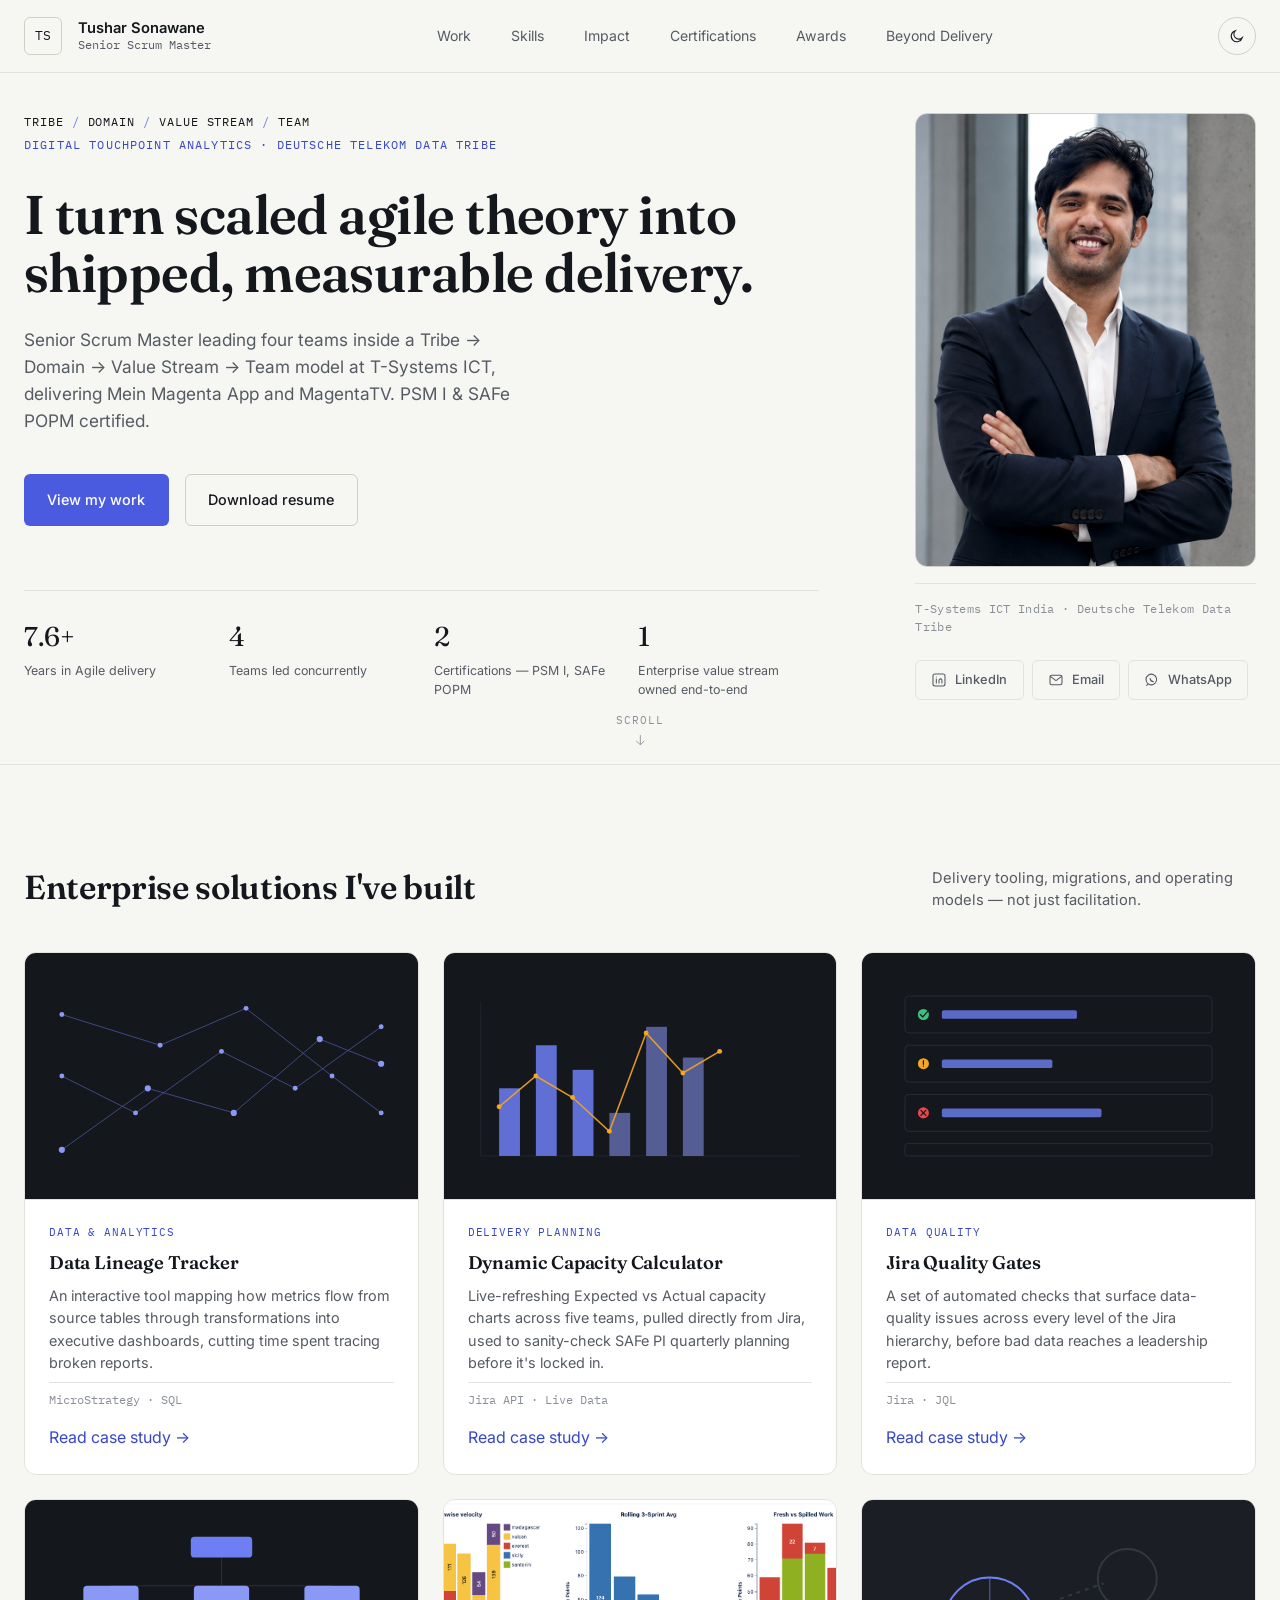
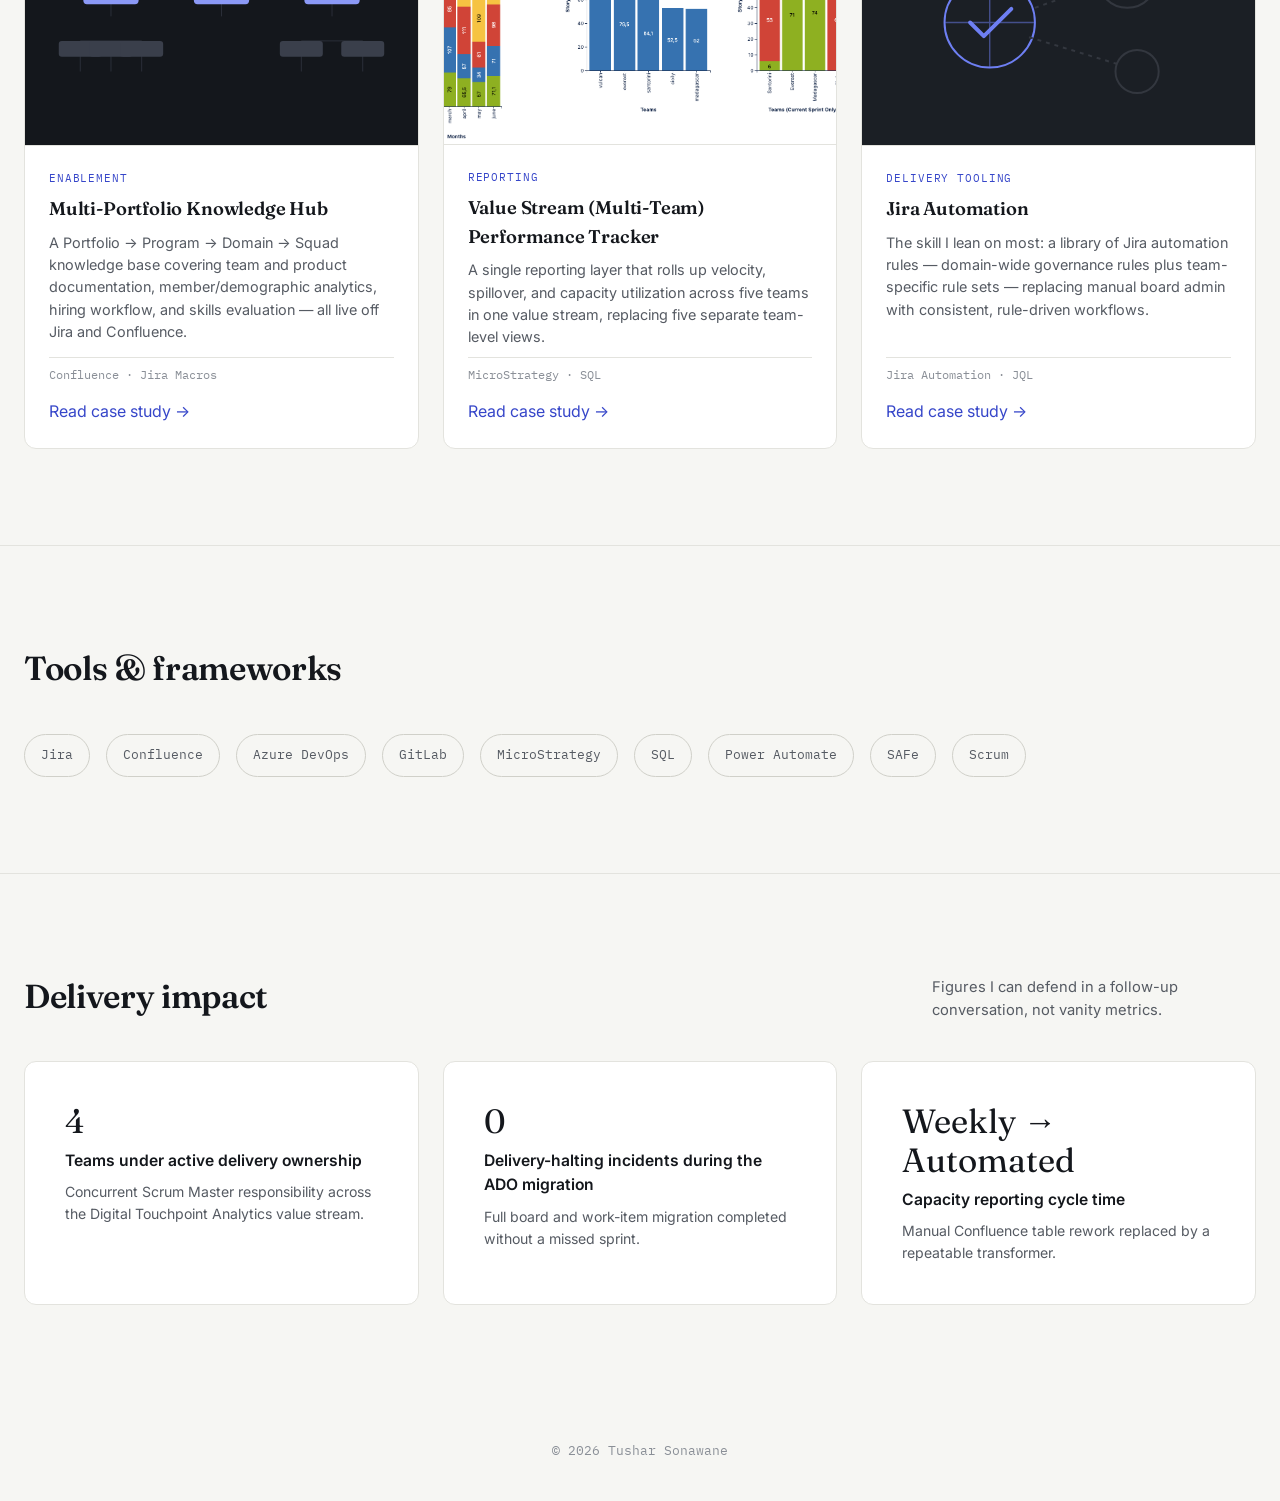
<file: index.html>
<!doctype html>
<html lang="en">
<head>
<meta charset="UTF-8">
<meta name="viewport" content="width=device-width, initial-scale=1.0">
<title>Tushar Sonawane — Senior Scrum Master | Enterprise Agile Delivery</title>
<meta name="description" content="Tushar Sonawane is a Senior Scrum Master leading enterprise Agile delivery for Deutsche Telekom's Data Tribe. PSM I & SAFe POPM certified.">
<meta property="og:title" content="Tushar Sonawane — Senior Scrum Master | Enterprise Agile Delivery">
<meta property="og:description" content="Leading four teams inside a Tribe → Domain → Value Stream → Team model. PSM I & SAFe POPM certified.">
<meta property="og:type" content="profile">
<meta property="og:image" content="https://tusharsonawanes.github.io/assets/images/site.png">
<meta property="og:url" content="https://tusharsonawanes.github.io/">
<meta property="og:image:width" content="1200">
<meta property="og:image:height" content="630">
<meta name="twitter:card" content="summary_large_image">
<link rel="icon" href="data:,">
<link rel="preconnect" href="https://fonts.googleapis.com">
<link rel="preconnect" href="https://fonts.gstatic.com" crossorigin>
<link href="https://fonts.googleapis.com/css2?family=Fraunces:opsz,wght@9..144,500;9..144,600&family=Inter:wght@400;500;600&family=IBM+Plex+Mono:wght@400;500&display=swap" rel="stylesheet">
<link rel="stylesheet" href="assets/css/style.css">
</head>
<body>
<a class="skip-link" href="#main-content">Skip to main content</a>

<header class="site-nav">
  <div class="wrap">
    <a class="brand" href="#">
      <span class="brand-mark">TS</span>
      <span class="brand-text"><span class="name">Tushar Sonawane</span><span class="role">Senior Scrum Master</span></span>
    </a>
    <nav class="nav-links" data-nav-links aria-label="Primary">
      <a href="#work">Work</a>
      <a href="#skills">Skills</a>
      <a href="#impact">Impact</a>
      <a href="pages/certifications.html">Certifications</a>
      <a href="pages/awards.html">Awards</a>
      <a href="pages/beyond-delivery.html">Beyond Delivery</a>
    </nav>
    <div class="nav-actions">
      <button class="theme-toggle" data-theme-toggle aria-label="Toggle light and dark theme"></button>
    </div>
  </div>
</header>

<main id="main-content">

  <!-- HERO -->
  <section class="hero">
    <div class="wrap">
      <div class="hero-copy">
        <div class="breadcrumb-flow" data-breadcrumb></div>
        <span class="eyebrow" data-hero-eyebrow></span>
        <h1 data-hero-heading></h1>
        <p class="sub" data-hero-sub></p>
        <div class="hero-ctas">
          <a class="btn btn-primary" data-cta-primary href="#work"></a>
          <a class="btn btn-secondary" data-cta-secondary href="#" download></a>
        </div>
        <div class="stat-row" data-stat-row></div>
      </div>
      <div class="hero-photo">
        <div class="photo-frame">
          <img src="assets/images/headshot.jpg" alt="Portrait of Tushar Sonawane at a Deutsche Telekom event">
        </div>
        <p class="photo-plaque" data-photo-caption></p>
        <div class="hero-contact-row" data-hero-contact-row></div>
      </div>
    </div>
    <a href="#work" class="hero-scroll-hint" aria-label="Scroll to see more">
      <span>Scroll</span>
      <svg viewBox="0 0 24 24" fill="none" stroke="currentColor" stroke-width="1.4"><path d="M12 4v14M6 13l6 6 6-6" stroke-linecap="round" stroke-linejoin="round"/></svg>
    </a>
  </section>

  <!-- PROJECTS -->
  <section class="section" id="work">
    <div class="wrap">
      <div class="section-head">
        <h2>Enterprise solutions I've built</h2>
        <p style="color:var(--text-muted); max-width:36ch; font-size:0.92rem;">Delivery tooling, migrations, and operating models — not just facilitation.</p>
      </div>
      <div class="project-grid" data-project-grid></div>
    </div>
  </section>

  <!-- SKILLS -->
  <section class="section" id="skills">
    <div class="wrap">
      <div class="section-head"><h2>Tools & frameworks</h2></div>
      <div class="skill-strip" data-skill-strip></div>
    </div>
  </section>

  <!-- IMPACT -->
  <section class="section" id="impact" style="border-bottom:none;">
    <div class="wrap">
      <div class="section-head">
        <h2>Delivery impact</h2>
        <p style="color:var(--text-muted); max-width:36ch; font-size:0.92rem;">Figures I can defend in a follow-up conversation, not vanity metrics.</p>
      </div>
      <div class="impact-grid" data-impact-grid></div>
    </div>
  </section>

</main>

<footer class="site-footer">
  <div class="wrap">
    <p class="footer-copy">© <span data-year></span> Tushar Sonawane</p>
  </div>
</footer>

<script src="assets/js/site-data.js"></script>
<script src="assets/js/main.js"></script>
</body>
</html>
</file>
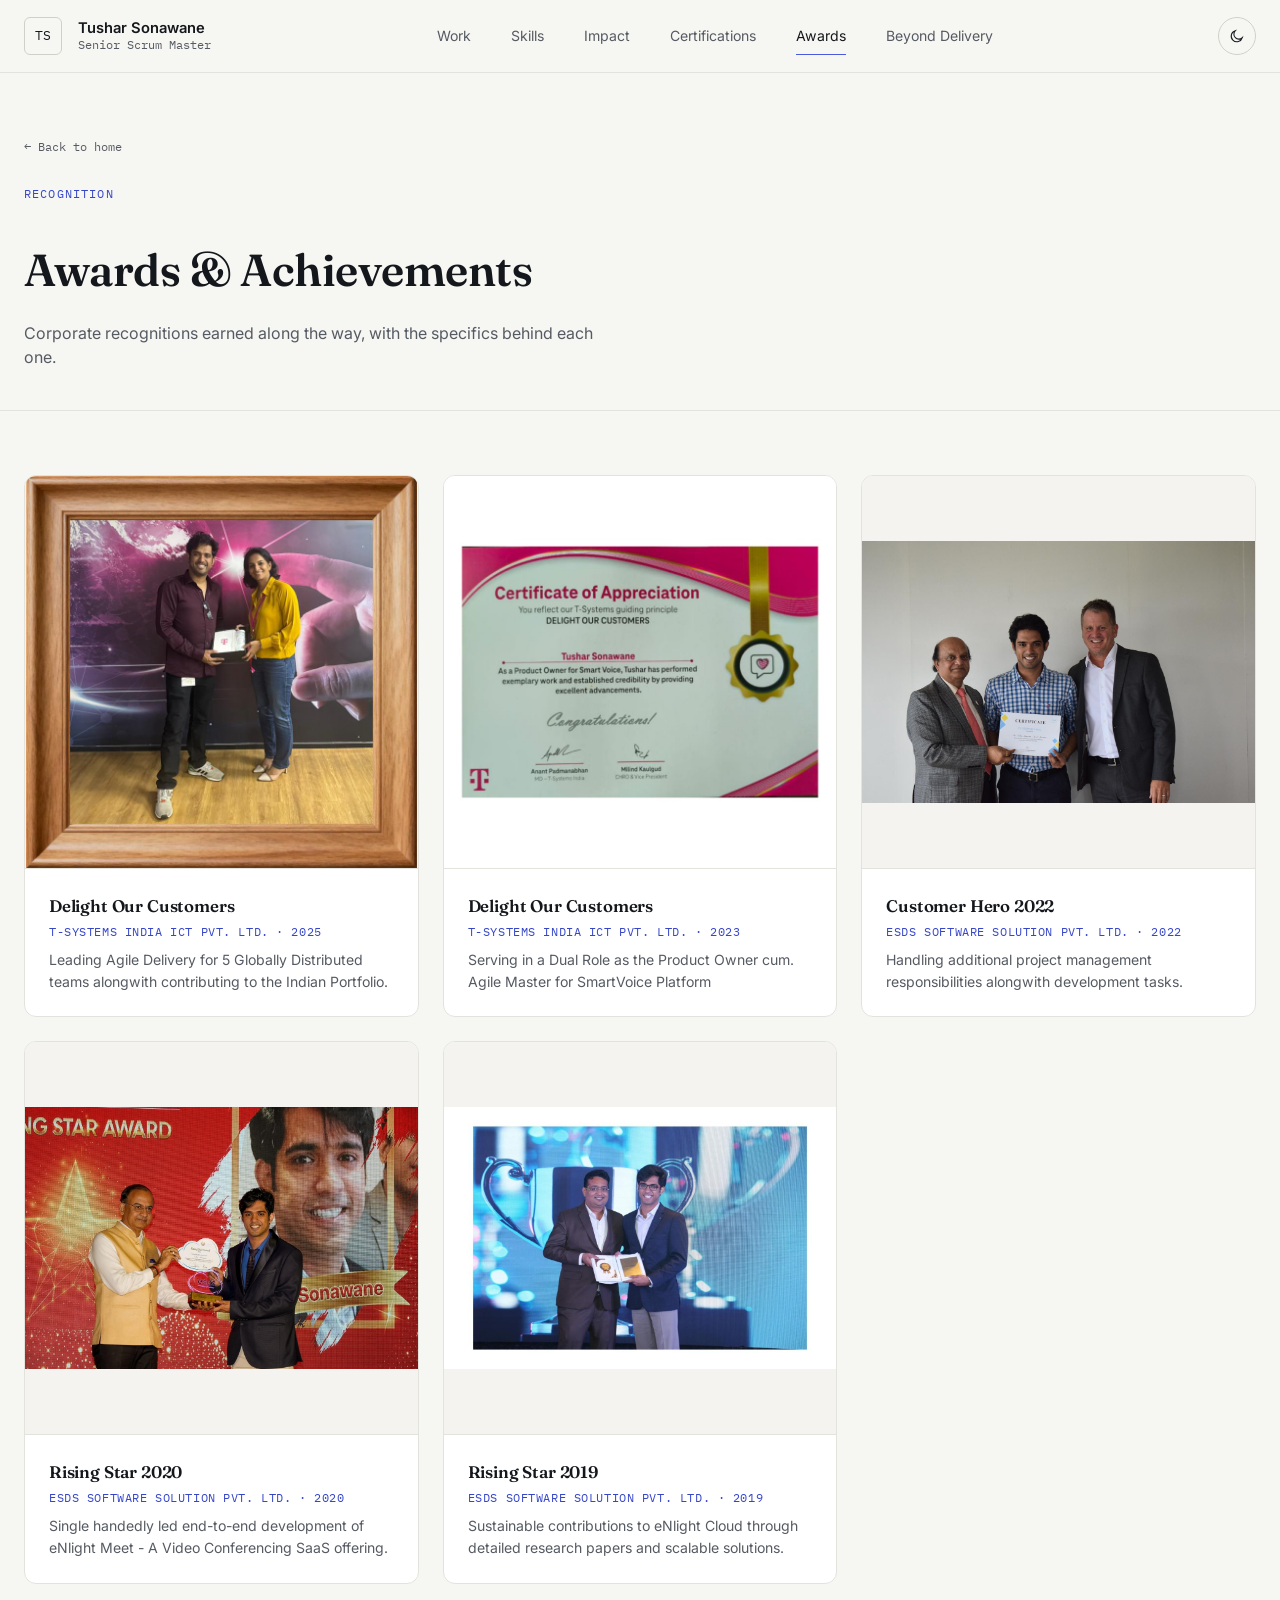
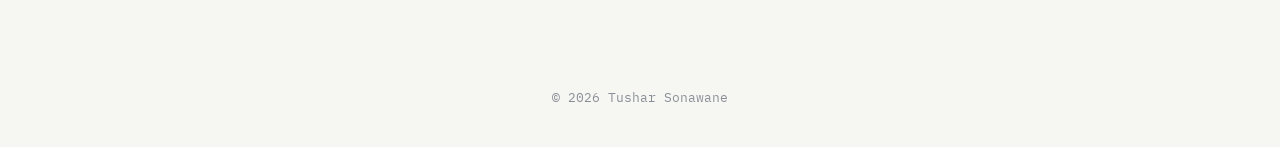
<file: pages/awards.html>
<!doctype html>
<html lang="en">
<head>
<meta charset="UTF-8">
<meta name="viewport" content="width=device-width, initial-scale=1.0">
<title>Awards & Achievements — Tushar Sonawane</title>
<meta name="description" content="Corporate awards and achievements earned by Tushar Sonawane, Senior Scrum Master.">
<meta property="og:title" content="Awards & Achievements — Tushar Sonawane">
<meta property="og:description" content="Corporate awards and recognitions.">
<meta property="og:type" content="article">
<meta property="og:image" content="../assets/images/og-image.jpg">
<link rel="icon" href="data:,">
<link rel="preconnect" href="https://fonts.googleapis.com">
<link rel="preconnect" href="https://fonts.gstatic.com" crossorigin>
<link href="https://fonts.googleapis.com/css2?family=Fraunces:opsz,wght@9..144,500;9..144,600&family=Inter:wght@400;500;600&family=IBM+Plex+Mono:wght@400;500&display=swap" rel="stylesheet">
<link rel="stylesheet" href="../assets/css/style.css">
</head>
<body>
<a class="skip-link" href="#main-content">Skip to main content</a>

<header class="site-nav">
  <div class="wrap">
    <a class="brand" href="../index.html">
      <span class="brand-mark">TS</span>
      <span class="brand-text"><span class="name">Tushar Sonawane</span><span class="role">Senior Scrum Master</span></span>
    </a>
    <nav class="nav-links" data-nav-links aria-label="Primary">
      <a href="../index.html#work">Work</a>
      <a href="../index.html#skills">Skills</a>
      <a href="../index.html#impact">Impact</a>
      <a href="certifications.html">Certifications</a>
      <a href="awards.html" class="active">Awards</a>
      <a href="beyond-delivery.html">Beyond Delivery</a>
    </nav>
    <div class="nav-actions">
      <button class="theme-toggle" data-theme-toggle aria-label="Toggle light and dark theme"></button>
    </div>
  </div>
</header>

<main id="main-content">
  <section class="page-hero">
    <div class="wrap">
      <a class="back-link" href="../index.html">← Back to home</a>
      <span class="eyebrow">Recognition</span>
      <h1>Awards & Achievements</h1>
      <p class="sub" style="color:var(--text-muted); max-width:60ch;">Corporate recognitions earned along the way, with the specifics behind each one.</p>
    </div>
  </section>

  <section class="page-section" style="border-bottom:none;">
    <div class="wrap">
      <div class="tile-grid" data-awards-grid></div>
      <div class="empty-state" data-awards-empty style="display:none; margin-top:var(--space-4);">Awards will be added here soon.</div>
    </div>
  </section>
</main>

<footer class="site-footer">
  <div class="wrap">
    <p class="footer-copy">© <span data-year></span> Tushar Sonawane</p>
  </div>
</footer>

<script src="../assets/js/site-data.js"></script>
<script src="../assets/js/main.js"></script>
</body>
</html>
</file>
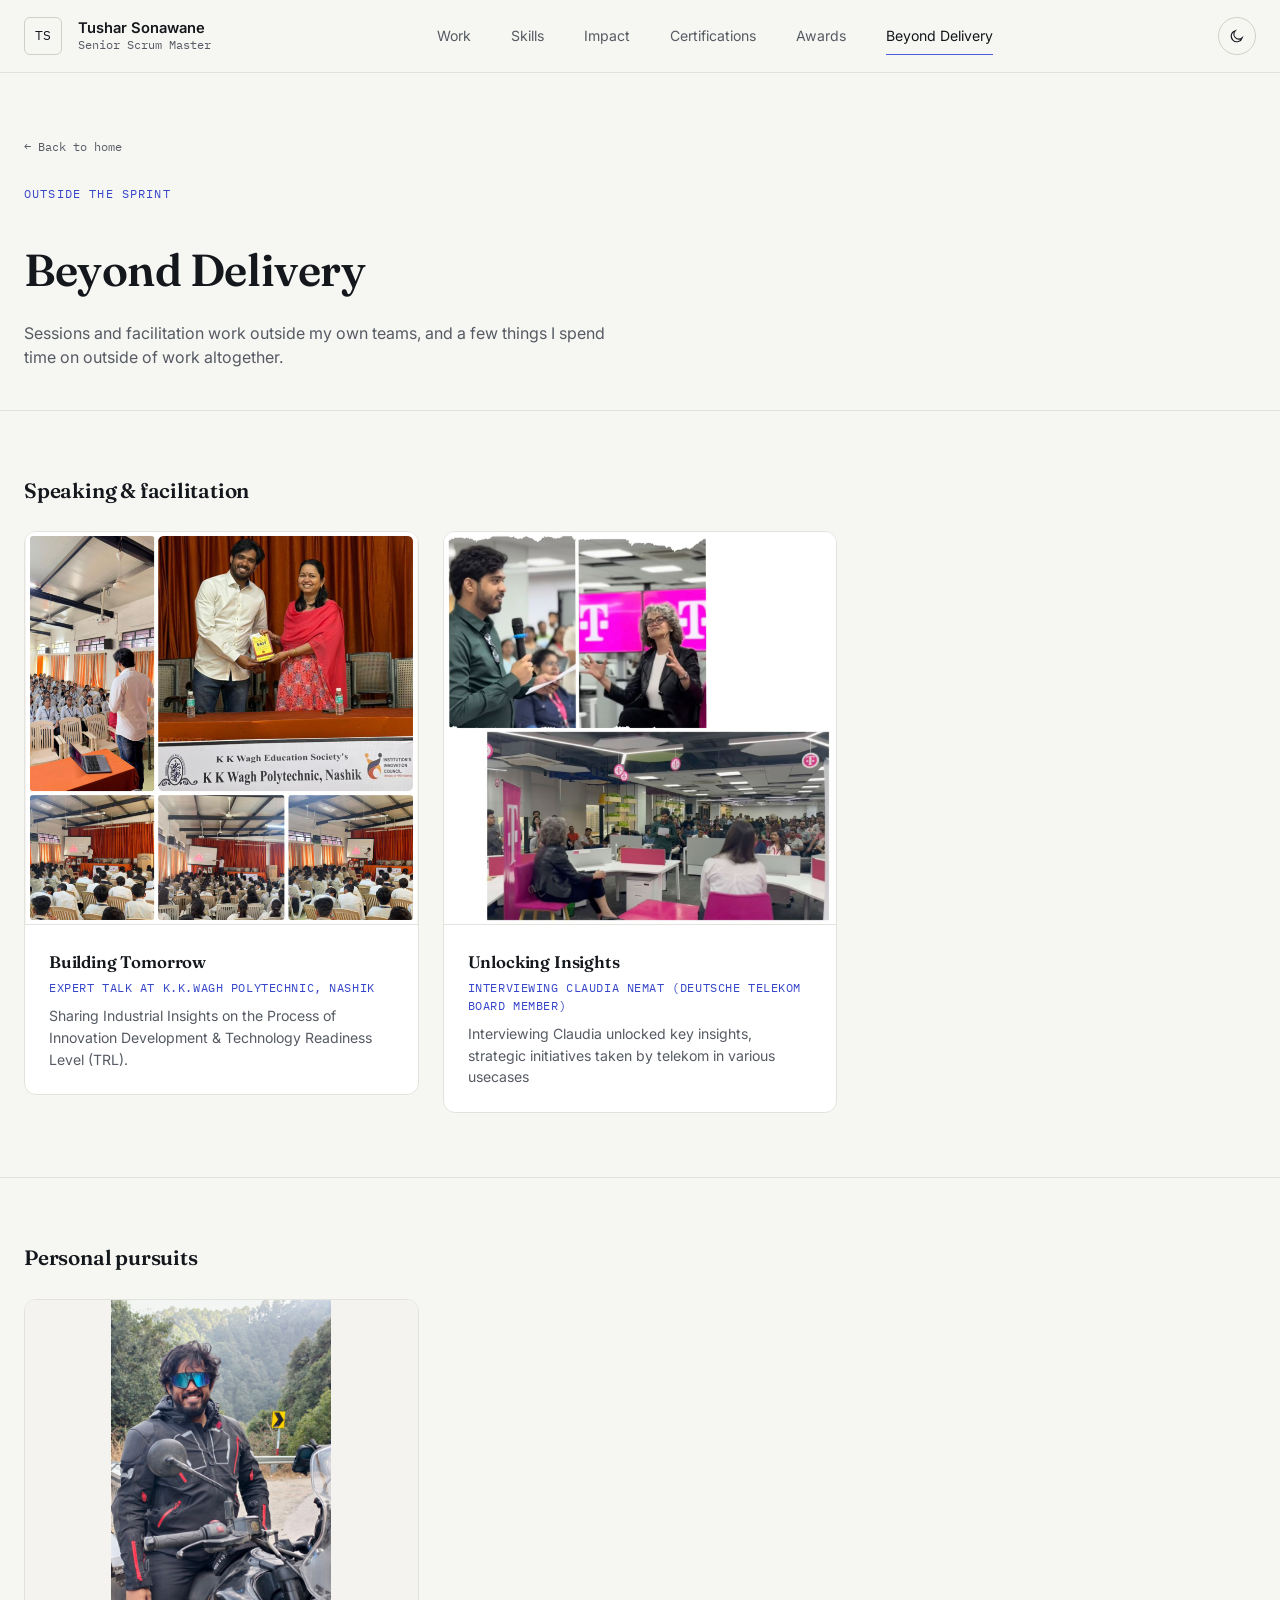
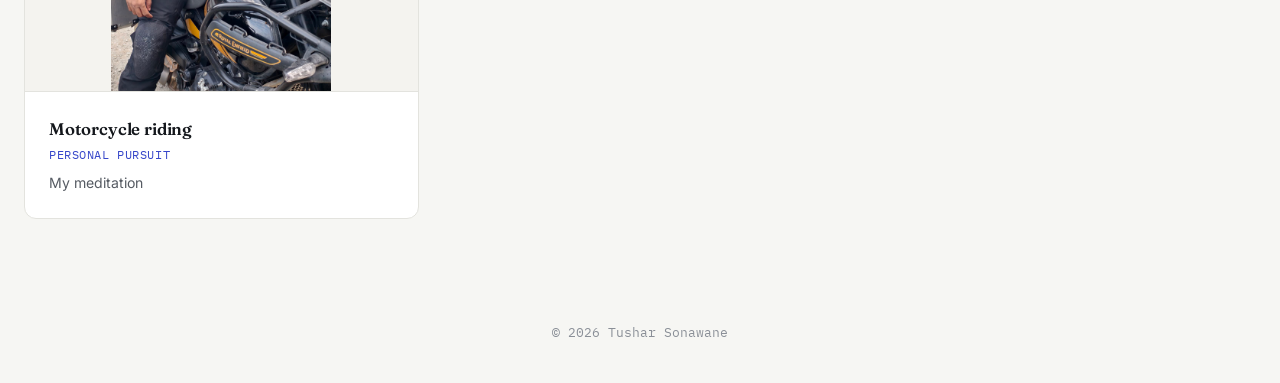
<file: pages/beyond-delivery.html>
<!doctype html>
<html lang="en">
<head>
<meta charset="UTF-8">
<meta name="viewport" content="width=device-width, initial-scale=1.0">
<title>Beyond Delivery — Tushar Sonawane</title>
<meta name="description" content="Speaking, facilitation, and personal pursuits outside day-to-day delivery work — Tushar Sonawane, Senior Scrum Master.">
<meta property="og:title" content="Beyond Delivery — Tushar Sonawane">
<meta property="og:description" content="Speaking, facilitation, and personal pursuits outside of delivery work.">
<meta property="og:type" content="article">
<meta property="og:image" content="../assets/images/og-image.jpg">
<link rel="icon" href="data:,">
<link rel="preconnect" href="https://fonts.googleapis.com">
<link rel="preconnect" href="https://fonts.gstatic.com" crossorigin>
<link href="https://fonts.googleapis.com/css2?family=Fraunces:opsz,wght@9..144,500;9..144,600&family=Inter:wght@400;500;600&family=IBM+Plex+Mono:wght@400;500&display=swap" rel="stylesheet">
<link rel="stylesheet" href="../assets/css/style.css">
</head>
<body>
<a class="skip-link" href="#main-content">Skip to main content</a>

<header class="site-nav">
  <div class="wrap">
    <a class="brand" href="../index.html">
      <span class="brand-mark">TS</span>
      <span class="brand-text"><span class="name">Tushar Sonawane</span><span class="role">Senior Scrum Master</span></span>
    </a>
    <nav class="nav-links" data-nav-links aria-label="Primary">
      <a href="../index.html#work">Work</a>
      <a href="../index.html#skills">Skills</a>
      <a href="../index.html#impact">Impact</a>
      <a href="certifications.html">Certifications</a>
      <a href="awards.html">Awards</a>
      <a href="beyond-delivery.html" class="active">Beyond Delivery</a>
    </nav>
    <div class="nav-actions">
      <button class="theme-toggle" data-theme-toggle aria-label="Toggle light and dark theme"></button>
    </div>
  </div>
</header>

<main id="main-content">
  <section class="page-hero">
    <div class="wrap">
      <a class="back-link" href="../index.html">← Back to home</a>
      <span class="eyebrow">Outside the sprint</span>
      <h1>Beyond Delivery</h1>
      <p class="sub" style="color:var(--text-muted); max-width:60ch;">Sessions and facilitation work outside my own teams, and a few things I spend time on outside of work altogether.</p>
    </div>
  </section>

  <section class="page-section">
    <div class="wrap">
      <h2 class="page-section-label">Speaking & facilitation</h2>
      <div class="tile-grid" data-beyond-speaking></div>
      <div class="empty-state" data-beyond-speaking-empty style="display:none; margin-top:var(--space-4);">Sessions and talks will be added here soon.</div>
    </div>
  </section>

  <section class="page-section" style="border-bottom:none;">
    <div class="wrap">
      <h2 class="page-section-label">Personal pursuits</h2>
      <div class="tile-grid" data-beyond-personal></div>
      <div class="empty-state" data-beyond-personal-empty style="display:none; margin-top:var(--space-4);">More on this soon.</div>
    </div>
  </section>
</main>

<footer class="site-footer">
  <div class="wrap">
    <p class="footer-copy">© <span data-year></span> Tushar Sonawane</p>
  </div>
</footer>

<script src="../assets/js/site-data.js"></script>
<script src="../assets/js/main.js"></script>
</body>
</html>
</file>
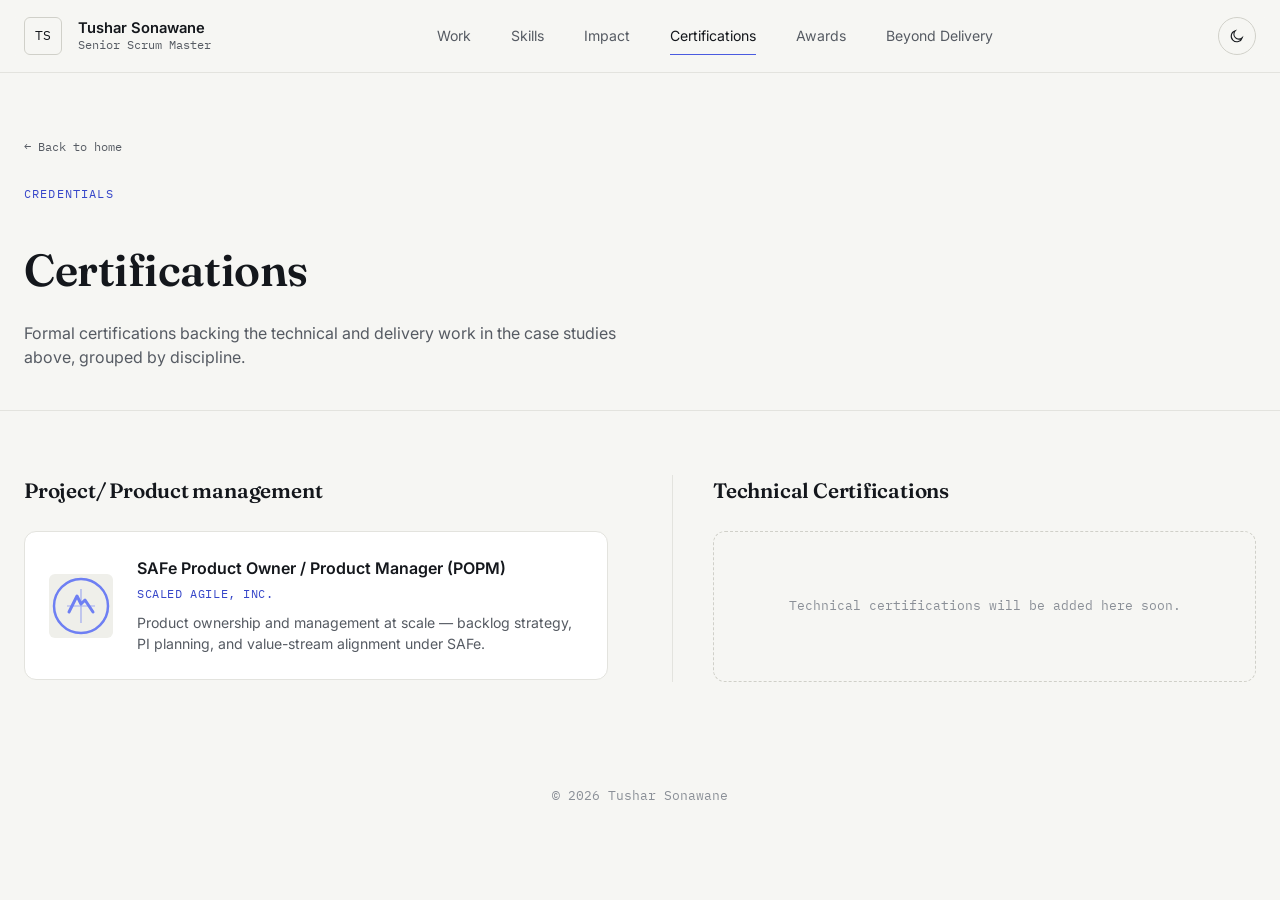
<file: pages/certifications.html>
<!doctype html>
<html lang="en">
<head>
<meta charset="UTF-8">
<meta name="viewport" content="width=device-width, initial-scale=1.0">
<title>Certifications — Tushar Sonawane</title>
<meta name="description" content="Technical and project management certifications held by Tushar Sonawane, Senior Scrum Master.">
<meta property="og:title" content="Certifications — Tushar Sonawane">
<meta property="og:description" content="Technical and project management certifications.">
<meta property="og:type" content="article">
<meta property="og:image" content="../assets/images/og-image.jpg">
<link rel="icon" href="data:,">
<link rel="preconnect" href="https://fonts.googleapis.com">
<link rel="preconnect" href="https://fonts.gstatic.com" crossorigin>
<link href="https://fonts.googleapis.com/css2?family=Fraunces:opsz,wght@9..144,500;9..144,600&family=Inter:wght@400;500;600&family=IBM+Plex+Mono:wght@400;500&display=swap" rel="stylesheet">
<link rel="stylesheet" href="../assets/css/style.css">
</head>
<body>
<a class="skip-link" href="#main-content">Skip to main content</a>

<header class="site-nav">
  <div class="wrap">
    <a class="brand" href="../index.html">
      <span class="brand-mark">TS</span>
      <span class="brand-text"><span class="name">Tushar Sonawane</span><span class="role">Senior Scrum Master</span></span>
    </a>
    <nav class="nav-links" data-nav-links aria-label="Primary">
      <a href="../index.html#work">Work</a>
      <a href="../index.html#skills">Skills</a>
      <a href="../index.html#impact">Impact</a>
      <a href="certifications.html" class="active">Certifications</a>
      <a href="awards.html">Awards</a>
      <a href="beyond-delivery.html">Beyond Delivery</a>
    </nav>
    <div class="nav-actions">
      <button class="theme-toggle" data-theme-toggle aria-label="Toggle light and dark theme"></button>
    </div>
  </div>
</header>

<main id="main-content">
  <section class="page-hero">
    <div class="wrap">
      <a class="back-link" href="../index.html">← Back to home</a>
      <span class="eyebrow">Credentials</span>
      <h1>Certifications</h1>
      <p class="sub" style="color:var(--text-muted); max-width:60ch;">Formal certifications backing the technical and delivery work in the case studies above, grouped by discipline.</p>
    </div>
  </section>

  <section class="page-section" style="border-bottom:none;">
    <div class="wrap">
      <div class="cert-columns">
        <div class="cert-column">
          <h2 class="page-section-label">Project/ Product management</h2>
          <div class="cert-row-list" data-cert-pm></div>
        </div>
        <div class="cert-column">
          <h2 class="page-section-label">Technical Certifications</h2>
          <div class="cert-row-list" data-cert-technical></div>
        </div>
      </div>
    </div>
  </section>
</main>

<footer class="site-footer">
  <div class="wrap">
    <p class="footer-copy">© <span data-year></span> Tushar Sonawane</p>
  </div>
</footer>

<script src="../assets/js/site-data.js"></script>
<script src="../assets/js/main.js"></script>
</body>
</html>
</file>
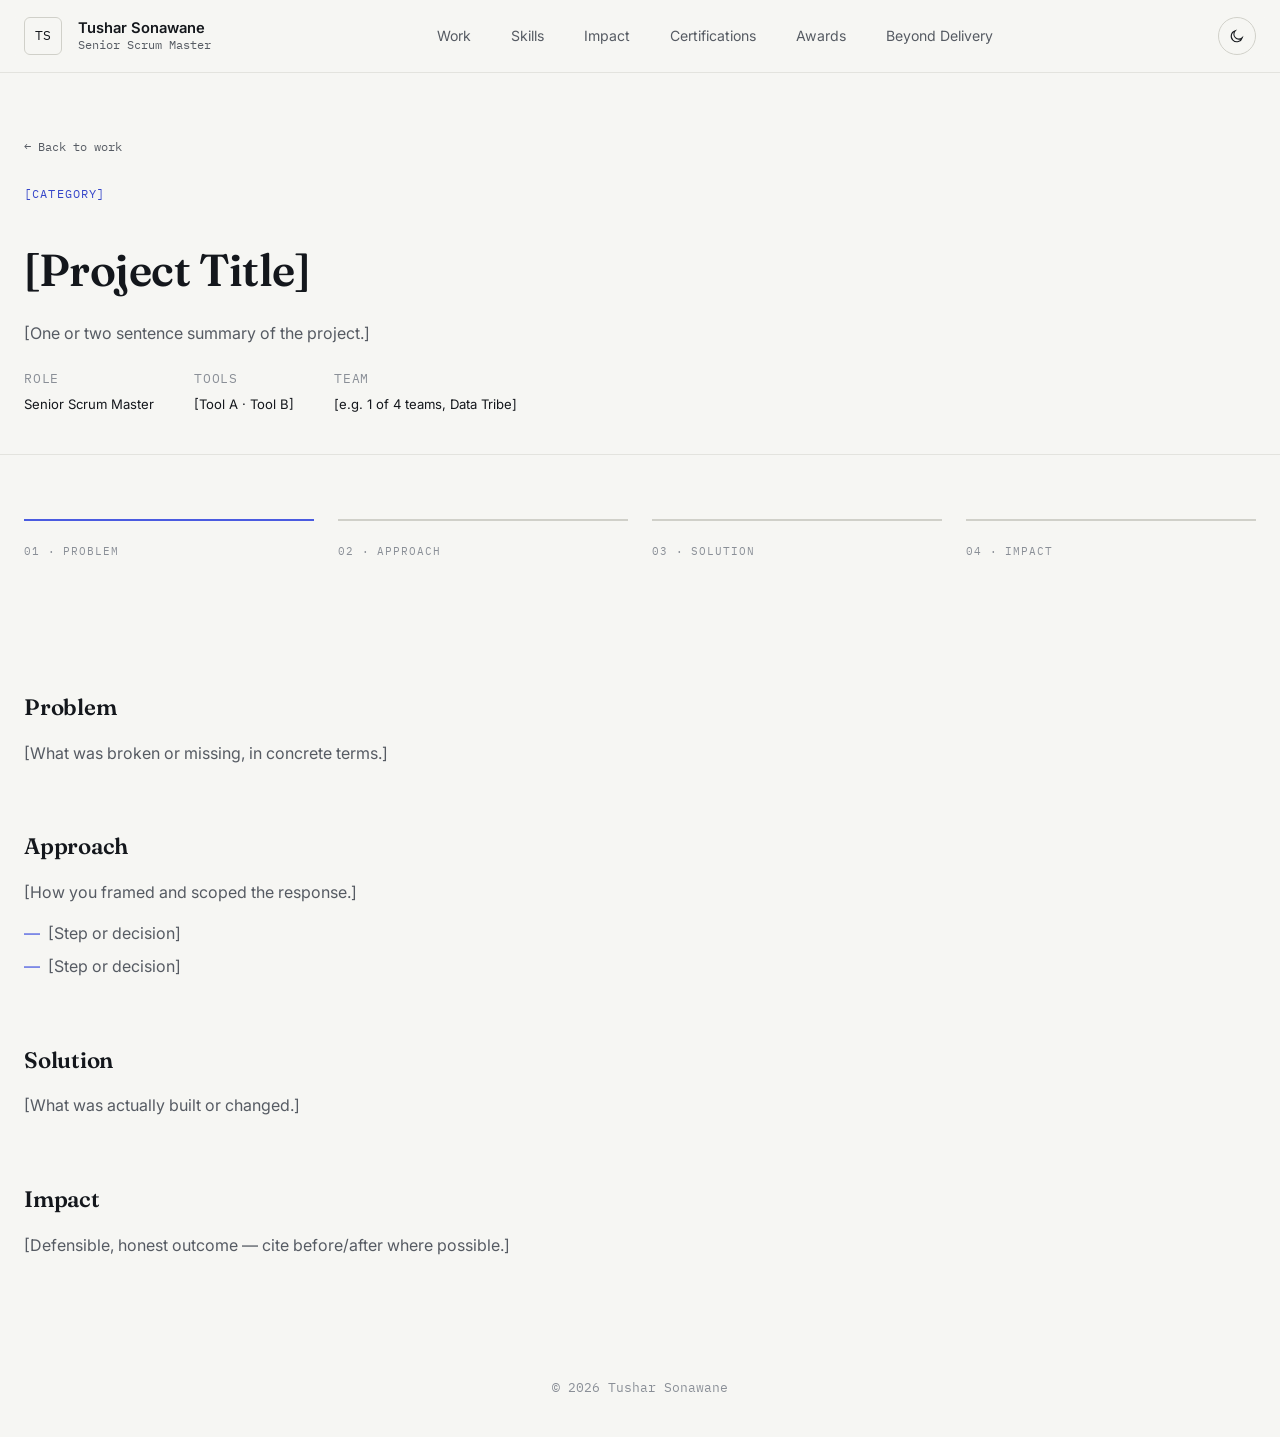
<file: projects/_template.html>
<!doctype html>
<html lang="en">
<head>
<meta charset="UTF-8">
<meta name="viewport" content="width=device-width, initial-scale=1.0">
<title>[Project Title] — Tushar Sonawane</title>
<meta name="description" content="[One-sentence description of the project and outcome.]">
<meta property="og:title" content="[Project Title] — Tushar Sonawane">
<meta property="og:description" content="[One-sentence description.]">
<meta property="og:type" content="article">
<meta property="og:image" content="../assets/images/og-image.jpg">
<link rel="icon" href="data:,">
<link rel="preconnect" href="https://fonts.googleapis.com">
<link rel="preconnect" href="https://fonts.gstatic.com" crossorigin>
<link href="https://fonts.googleapis.com/css2?family=Fraunces:opsz,wght@9..144,500;9..144,600&family=Inter:wght@400;500;600&family=IBM+Plex+Mono:wght@400;500&display=swap" rel="stylesheet">
<link rel="stylesheet" href="../assets/css/style.css">
</head>
<body>
<a class="skip-link" href="#main-content">Skip to main content</a>

<header class="site-nav">
  <div class="wrap">
    <a class="brand" href="../index.html">
      <span class="brand-mark">TS</span>
      <span class="brand-text"><span class="name">Tushar Sonawane</span><span class="role">Senior Scrum Master</span></span>
    </a>
    <nav class="nav-links" data-nav-links aria-label="Primary">
      <a href="../index.html#work">Work</a>
      <a href="../index.html#skills">Skills</a>
      <a href="../index.html#impact">Impact</a>
      <a href="../pages/certifications.html">Certifications</a>
      <a href="../pages/awards.html">Awards</a>
      <a href="../pages/beyond-delivery.html">Beyond Delivery</a>
    </nav>
    <div class="nav-actions">
      <button class="theme-toggle" data-theme-toggle aria-label="Toggle light and dark theme"></button>
    </div>
  </div>
</header>

<main id="main-content">
  <section class="case-hero">
    <div class="wrap">
      <a class="back-link" href="../index.html#work">← Back to work</a>
      <span class="eyebrow">[Category]</span>
      <h1>[Project Title]</h1>
      <p class="sub" style="color:var(--text-muted); max-width:60ch;">[One or two sentence summary of the project.]</p>
      <div class="case-meta">
        <div><div class="meta-label">Role</div>Senior Scrum Master</div>
        <div><div class="meta-label">Tools</div>[Tool A · Tool B]</div>
        <div><div class="meta-label">Team</div>[e.g. 1 of 4 teams, Data Tribe]</div>
      </div>
    </div>
  </section>

  <div class="wrap">
    <div class="case-flow">
      <div class="case-flow-step is-current"><span class="step-label">01 · Problem</span></div>
      <div class="case-flow-step"><span class="step-label">02 · Approach</span></div>
      <div class="case-flow-step"><span class="step-label">03 · Solution</span></div>
      <div class="case-flow-step"><span class="step-label">04 · Impact</span></div>
    </div>

    <article class="case-body">
      <h2>Problem</h2>
      <p>[What was broken or missing, in concrete terms.]</p>

      <h2>Approach</h2>
      <p>[How you framed and scoped the response.]</p>
      <ul>
        <li>[Step or decision]</li>
        <li>[Step or decision]</li>
      </ul>

      <h2>Solution</h2>
      <p>[What was actually built or changed.]</p>

      <h2>Impact</h2>
      <p>[Defensible, honest outcome — cite before/after where possible.]</p>
    </article>
  </div>
</main>

<footer class="site-footer">
  <div class="wrap">
    <p class="footer-copy">© <span data-year></span> Tushar Sonawane</p>
  </div>
</footer>

<script src="../assets/js/site-data.js"></script>
<script src="../assets/js/main.js"></script>
</body>
</html>
</file>
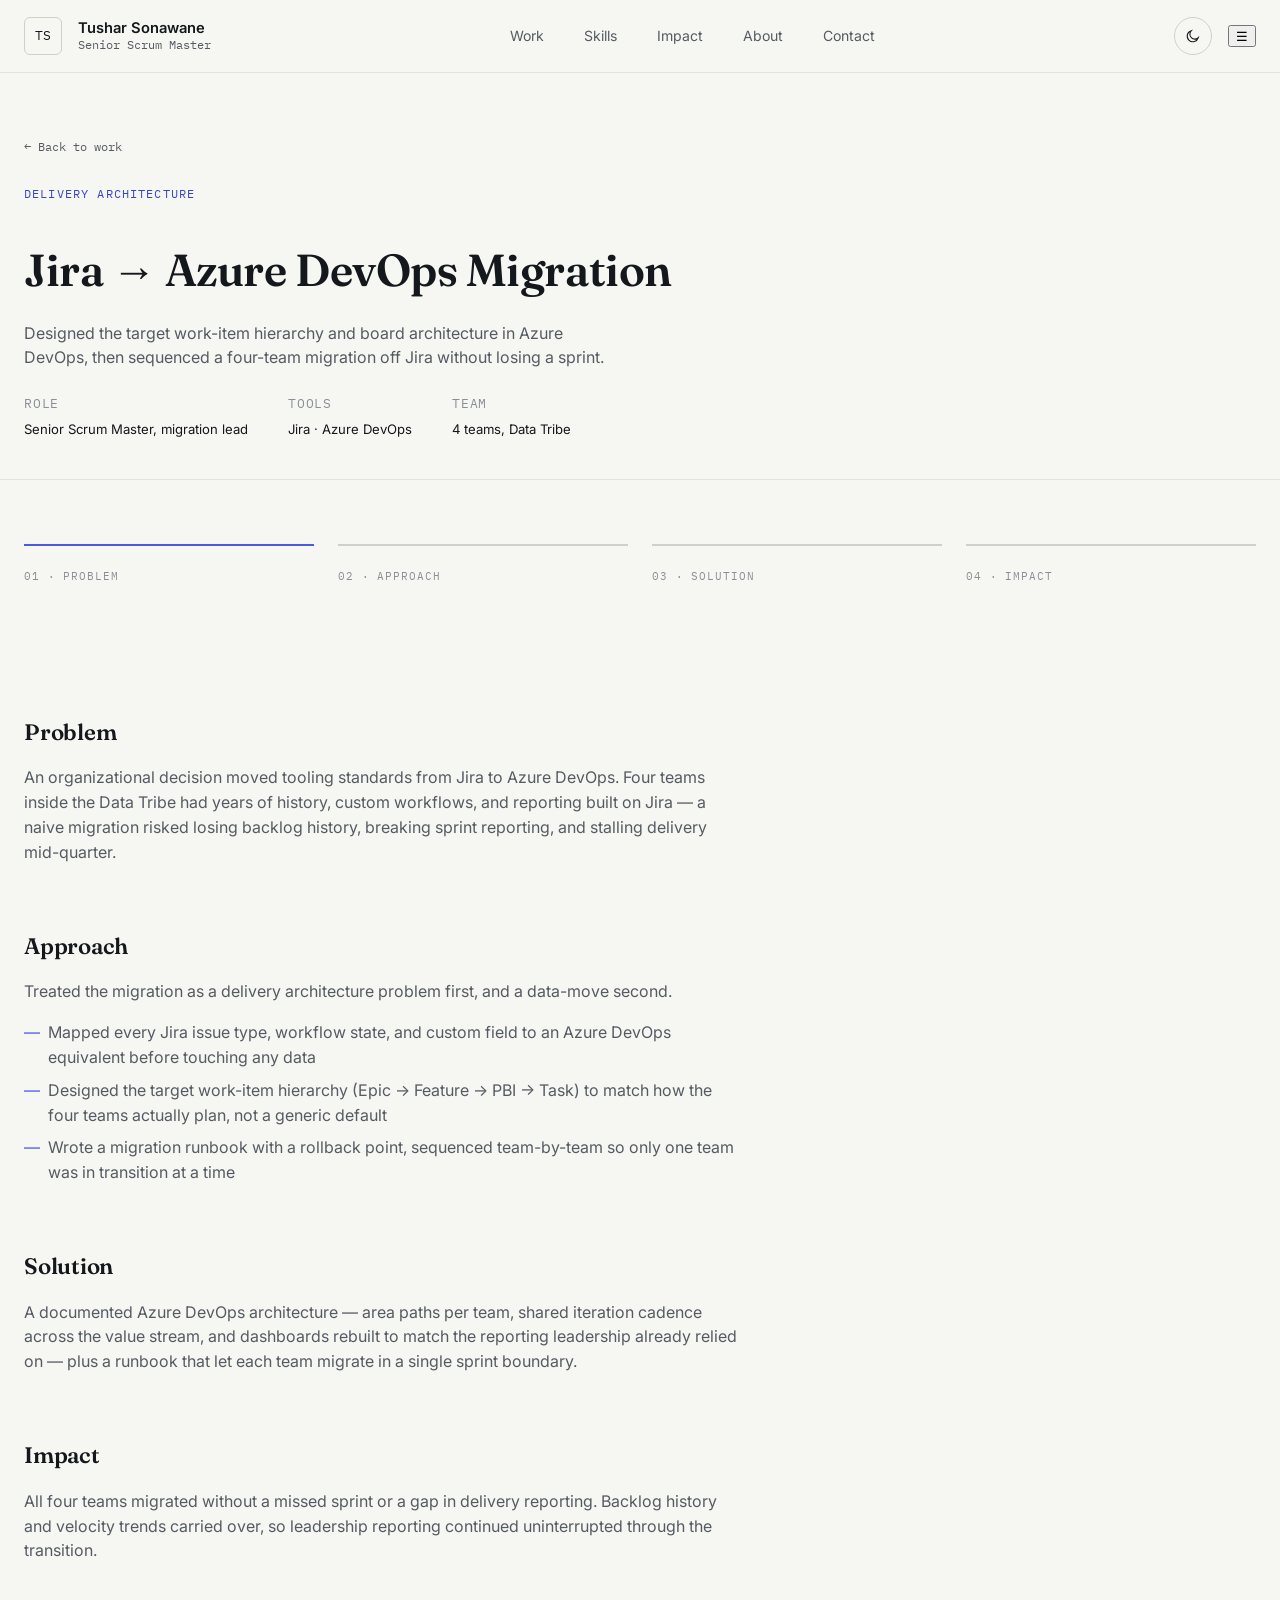
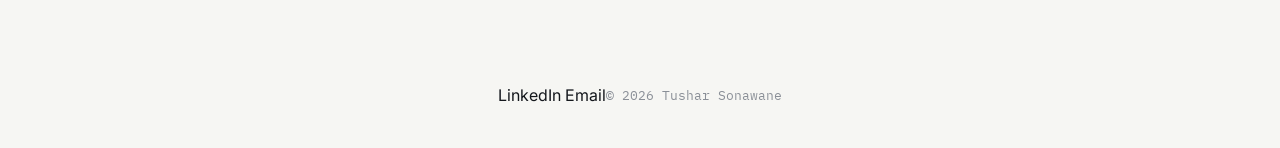
<file: projects/ado-migration.html>
<!doctype html>
<html lang="en">
<head>
<meta charset="UTF-8">
<meta name="viewport" content="width=device-width, initial-scale=1.0">
<title>Jira → Azure DevOps Migration — Tushar Sonawane</title>
<meta name="description" content="Architected the work-item hierarchy and migration runbook to move four teams from Jira to Azure DevOps with zero delivery downtime.">
<meta property="og:title" content="Jira → Azure DevOps Migration — Tushar Sonawane">
<meta property="og:description" content="Moving four teams off Jira onto Azure DevOps with zero delivery downtime.">
<meta property="og:type" content="article">
<meta property="og:image" content="../assets/images/og-image.jpg">
<link rel="icon" href="data:,">
<link rel="preconnect" href="https://fonts.googleapis.com">
<link rel="preconnect" href="https://fonts.gstatic.com" crossorigin>
<link href="https://fonts.googleapis.com/css2?family=Fraunces:opsz,wght@9..144,500;9..144,600&family=Inter:wght@400;500;600&family=IBM+Plex+Mono:wght@400;500&display=swap" rel="stylesheet">
<link rel="stylesheet" href="../assets/css/style.css">
</head>
<body>
<a class="skip-link" href="#main-content">Skip to main content</a>

<header class="site-nav">
  <div class="wrap">
    <a class="brand" href="../index.html">
      <span class="brand-mark">TS</span>
      <span class="brand-text"><span class="name">Tushar Sonawane</span><span class="role">Senior Scrum Master</span></span>
    </a>
    <nav class="nav-links" data-nav-links aria-label="Primary">
      <a href="../index.html#work">Work</a>
      <a href="../index.html#skills">Skills</a>
      <a href="../index.html#impact">Impact</a>
      <a href="../index.html#about">About</a>
      <a href="../index.html#contact">Contact</a>
    </nav>
    <div class="nav-actions">
      <button class="theme-toggle" data-theme-toggle aria-label="Toggle light and dark theme"></button>
      <button class="nav-toggle-btn" data-nav-toggle aria-label="Toggle menu">☰</button>
    </div>
  </div>
</header>

<main id="main-content">
  <section class="case-hero">
    <div class="wrap">
      <a class="back-link" href="../index.html#work">← Back to work</a>
      <span class="eyebrow">Delivery Architecture</span>
      <h1>Jira → Azure DevOps Migration</h1>
      <p class="sub" style="color:var(--text-muted); max-width:60ch;">Designed the target work-item hierarchy and board architecture in Azure DevOps, then sequenced a four-team migration off Jira without losing a sprint.</p>
      <div class="case-meta">
        <div><div class="meta-label">Role</div>Senior Scrum Master, migration lead</div>
        <div><div class="meta-label">Tools</div>Jira · Azure DevOps</div>
        <div><div class="meta-label">Team</div>4 teams, Data Tribe</div>
      </div>
    </div>
  </section>

  <div class="wrap">
    <div class="case-flow">
      <div class="case-flow-step is-current"><span class="step-label">01 · Problem</span></div>
      <div class="case-flow-step"><span class="step-label">02 · Approach</span></div>
      <div class="case-flow-step"><span class="step-label">03 · Solution</span></div>
      <div class="case-flow-step"><span class="step-label">04 · Impact</span></div>
    </div>

    <article class="case-body">
      <h2>Problem</h2>
      <p>An organizational decision moved tooling standards from Jira to Azure DevOps. Four teams inside the Data Tribe had years of history, custom workflows, and reporting built on Jira — a naive migration risked losing backlog history, breaking sprint reporting, and stalling delivery mid-quarter.</p>

      <h2>Approach</h2>
      <p>Treated the migration as a delivery architecture problem first, and a data-move second.</p>
      <ul>
        <li>Mapped every Jira issue type, workflow state, and custom field to an Azure DevOps equivalent before touching any data</li>
        <li>Designed the target work-item hierarchy (Epic → Feature → PBI → Task) to match how the four teams actually plan, not a generic default</li>
        <li>Wrote a migration runbook with a rollback point, sequenced team-by-team so only one team was in transition at a time</li>
      </ul>

      <h2>Solution</h2>
      <p>A documented Azure DevOps architecture — area paths per team, shared iteration cadence across the value stream, and dashboards rebuilt to match the reporting leadership already relied on — plus a runbook that let each team migrate in a single sprint boundary.</p>

      <h2>Impact</h2>
      <p>All four teams migrated without a missed sprint or a gap in delivery reporting. Backlog history and velocity trends carried over, so leadership reporting continued uninterrupted through the transition.</p>
    </article>
  </div>
</main>

<footer class="site-footer">
  <div class="wrap">
    <div class="footer-links">
      <a href="https://www.linkedin.com/in/tushar-sonawane" target="_blank" rel="noopener">LinkedIn</a>
      <a href="mailto:tushar.sonawane@example.com">Email</a>
    </div>
    <p class="footer-copy">© <span data-year></span> Tushar Sonawane</p>
  </div>
</footer>

<script src="../assets/js/site-data.js"></script>
<script src="../assets/js/main.js"></script>
</body>
</html>
</file>
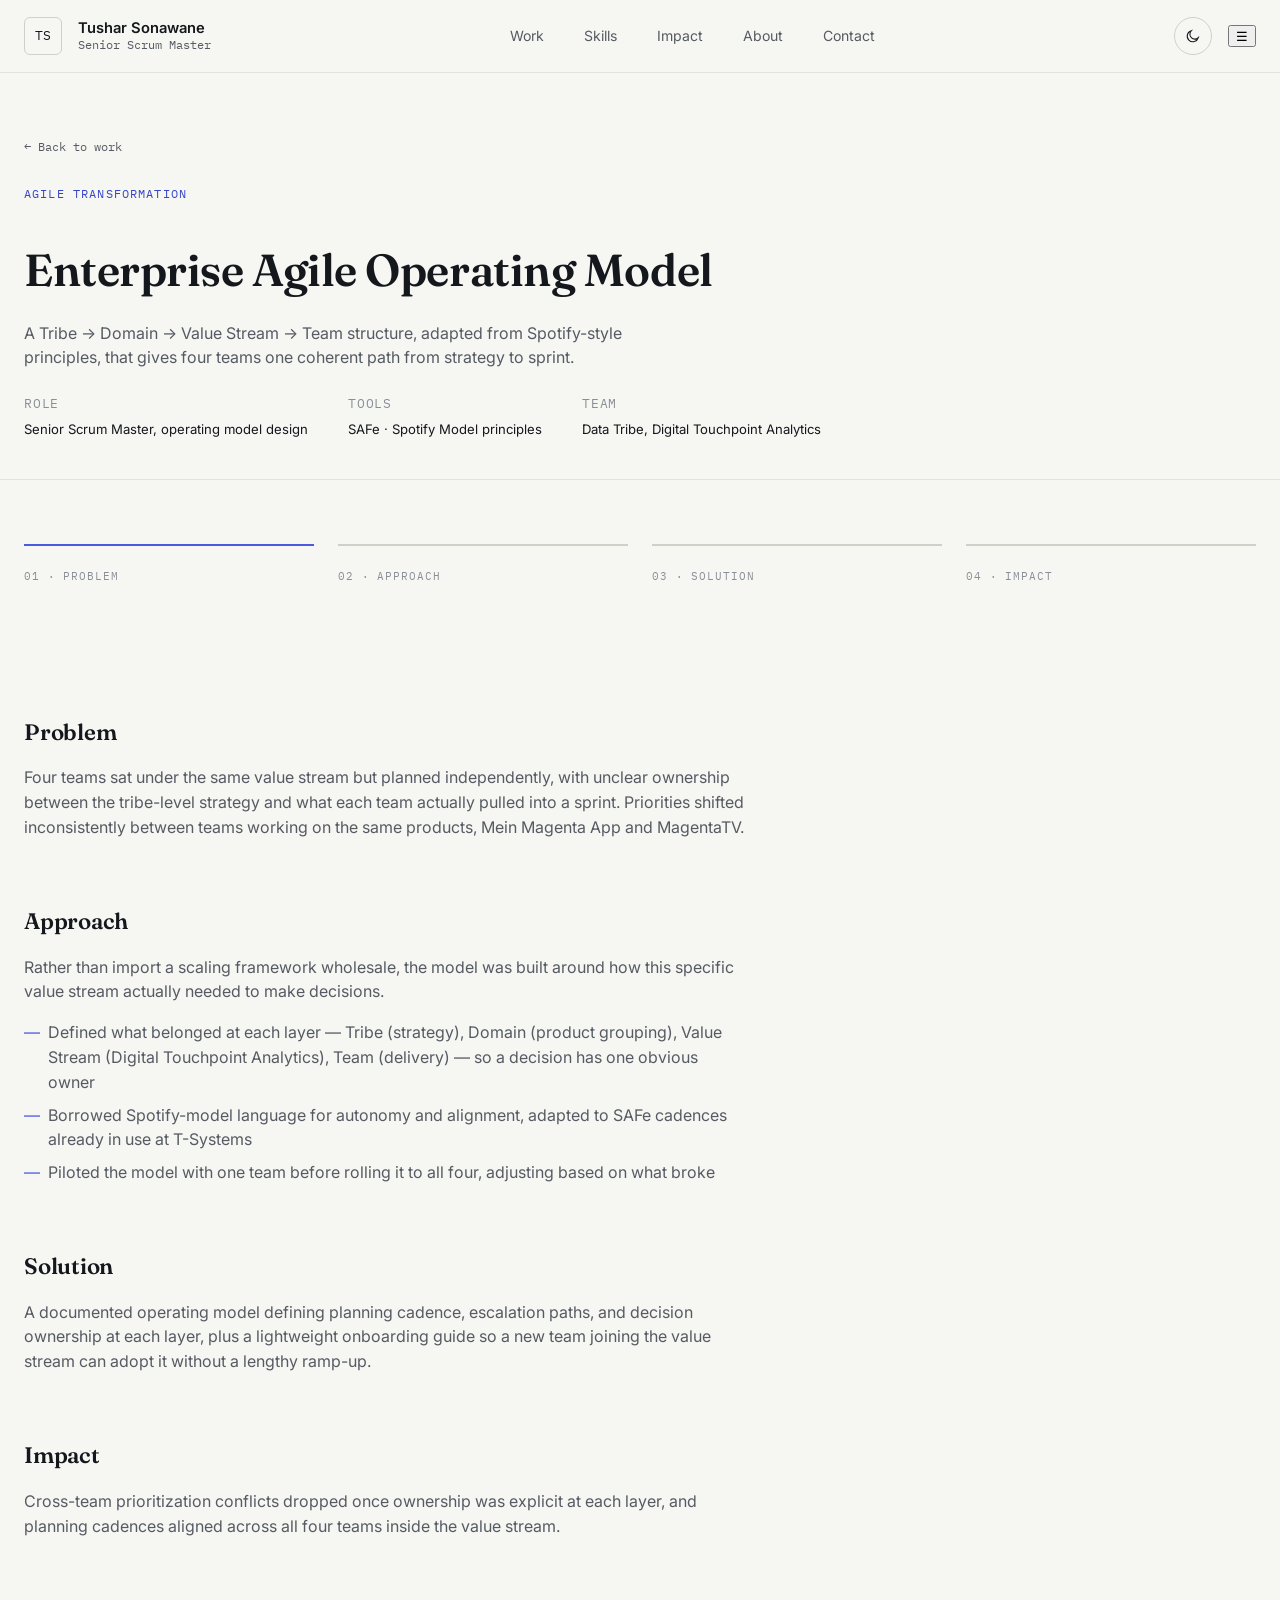
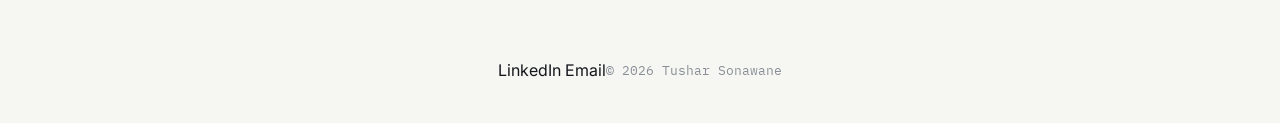
<file: projects/agile-operating-model.html>
<!doctype html>
<html lang="en">
<head>
<meta charset="UTF-8">
<meta name="viewport" content="width=device-width, initial-scale=1.0">
<title>Enterprise Agile Operating Model — Tushar Sonawane</title>
<meta name="description" content="Designed a Tribe → Domain → Value Stream → Team operating model, tailored from Spotify-style principles, to align four squads to one product outcome.">
<meta property="og:title" content="Enterprise Agile Operating Model — Tushar Sonawane">
<meta property="og:description" content="A Tribe → Domain → Value Stream → Team model aligning four squads to one product outcome.">
<meta property="og:type" content="article">
<meta property="og:image" content="../assets/images/og-image.jpg">
<link rel="icon" href="data:,">
<link rel="preconnect" href="https://fonts.googleapis.com">
<link rel="preconnect" href="https://fonts.gstatic.com" crossorigin>
<link href="https://fonts.googleapis.com/css2?family=Fraunces:opsz,wght@9..144,500;9..144,600&family=Inter:wght@400;500;600&family=IBM+Plex+Mono:wght@400;500&display=swap" rel="stylesheet">
<link rel="stylesheet" href="../assets/css/style.css">
</head>
<body>
<a class="skip-link" href="#main-content">Skip to main content</a>

<header class="site-nav">
  <div class="wrap">
    <a class="brand" href="../index.html">
      <span class="brand-mark">TS</span>
      <span class="brand-text"><span class="name">Tushar Sonawane</span><span class="role">Senior Scrum Master</span></span>
    </a>
    <nav class="nav-links" data-nav-links aria-label="Primary">
      <a href="../index.html#work">Work</a>
      <a href="../index.html#skills">Skills</a>
      <a href="../index.html#impact">Impact</a>
      <a href="../index.html#about">About</a>
      <a href="../index.html#contact">Contact</a>
    </nav>
    <div class="nav-actions">
      <button class="theme-toggle" data-theme-toggle aria-label="Toggle light and dark theme"></button>
      <button class="nav-toggle-btn" data-nav-toggle aria-label="Toggle menu">☰</button>
    </div>
  </div>
</header>

<main id="main-content">
  <section class="case-hero">
    <div class="wrap">
      <a class="back-link" href="../index.html#work">← Back to work</a>
      <span class="eyebrow">Agile Transformation</span>
      <h1>Enterprise Agile Operating Model</h1>
      <p class="sub" style="color:var(--text-muted); max-width:60ch;">A Tribe → Domain → Value Stream → Team structure, adapted from Spotify-style principles, that gives four teams one coherent path from strategy to sprint.</p>
      <div class="case-meta">
        <div><div class="meta-label">Role</div>Senior Scrum Master, operating model design</div>
        <div><div class="meta-label">Tools</div>SAFe · Spotify Model principles</div>
        <div><div class="meta-label">Team</div>Data Tribe, Digital Touchpoint Analytics</div>
      </div>
    </div>
  </section>

  <div class="wrap">
    <div class="case-flow">
      <div class="case-flow-step is-current"><span class="step-label">01 · Problem</span></div>
      <div class="case-flow-step"><span class="step-label">02 · Approach</span></div>
      <div class="case-flow-step"><span class="step-label">03 · Solution</span></div>
      <div class="case-flow-step"><span class="step-label">04 · Impact</span></div>
    </div>

    <article class="case-body">
      <h2>Problem</h2>
      <p>Four teams sat under the same value stream but planned independently, with unclear ownership between the tribe-level strategy and what each team actually pulled into a sprint. Priorities shifted inconsistently between teams working on the same products, Mein Magenta App and MagentaTV.</p>

      <h2>Approach</h2>
      <p>Rather than import a scaling framework wholesale, the model was built around how this specific value stream actually needed to make decisions.</p>
      <ul>
        <li>Defined what belonged at each layer — Tribe (strategy), Domain (product grouping), Value Stream (Digital Touchpoint Analytics), Team (delivery) — so a decision has one obvious owner</li>
        <li>Borrowed Spotify-model language for autonomy and alignment, adapted to SAFe cadences already in use at T-Systems</li>
        <li>Piloted the model with one team before rolling it to all four, adjusting based on what broke</li>
      </ul>

      <h2>Solution</h2>
      <p>A documented operating model defining planning cadence, escalation paths, and decision ownership at each layer, plus a lightweight onboarding guide so a new team joining the value stream can adopt it without a lengthy ramp-up.</p>

      <h2>Impact</h2>
      <p>Cross-team prioritization conflicts dropped once ownership was explicit at each layer, and planning cadences aligned across all four teams inside the value stream.</p>
    </article>
  </div>
</main>

<footer class="site-footer">
  <div class="wrap">
    <div class="footer-links">
      <a href="https://www.linkedin.com/in/tushar-sonawane" target="_blank" rel="noopener">LinkedIn</a>
      <a href="mailto:tushar.sonawane@example.com">Email</a>
    </div>
    <p class="footer-copy">© <span data-year></span> Tushar Sonawane</p>
  </div>
</footer>

<script src="../assets/js/site-data.js"></script>
<script src="../assets/js/main.js"></script>
</body>
</html>
</file>
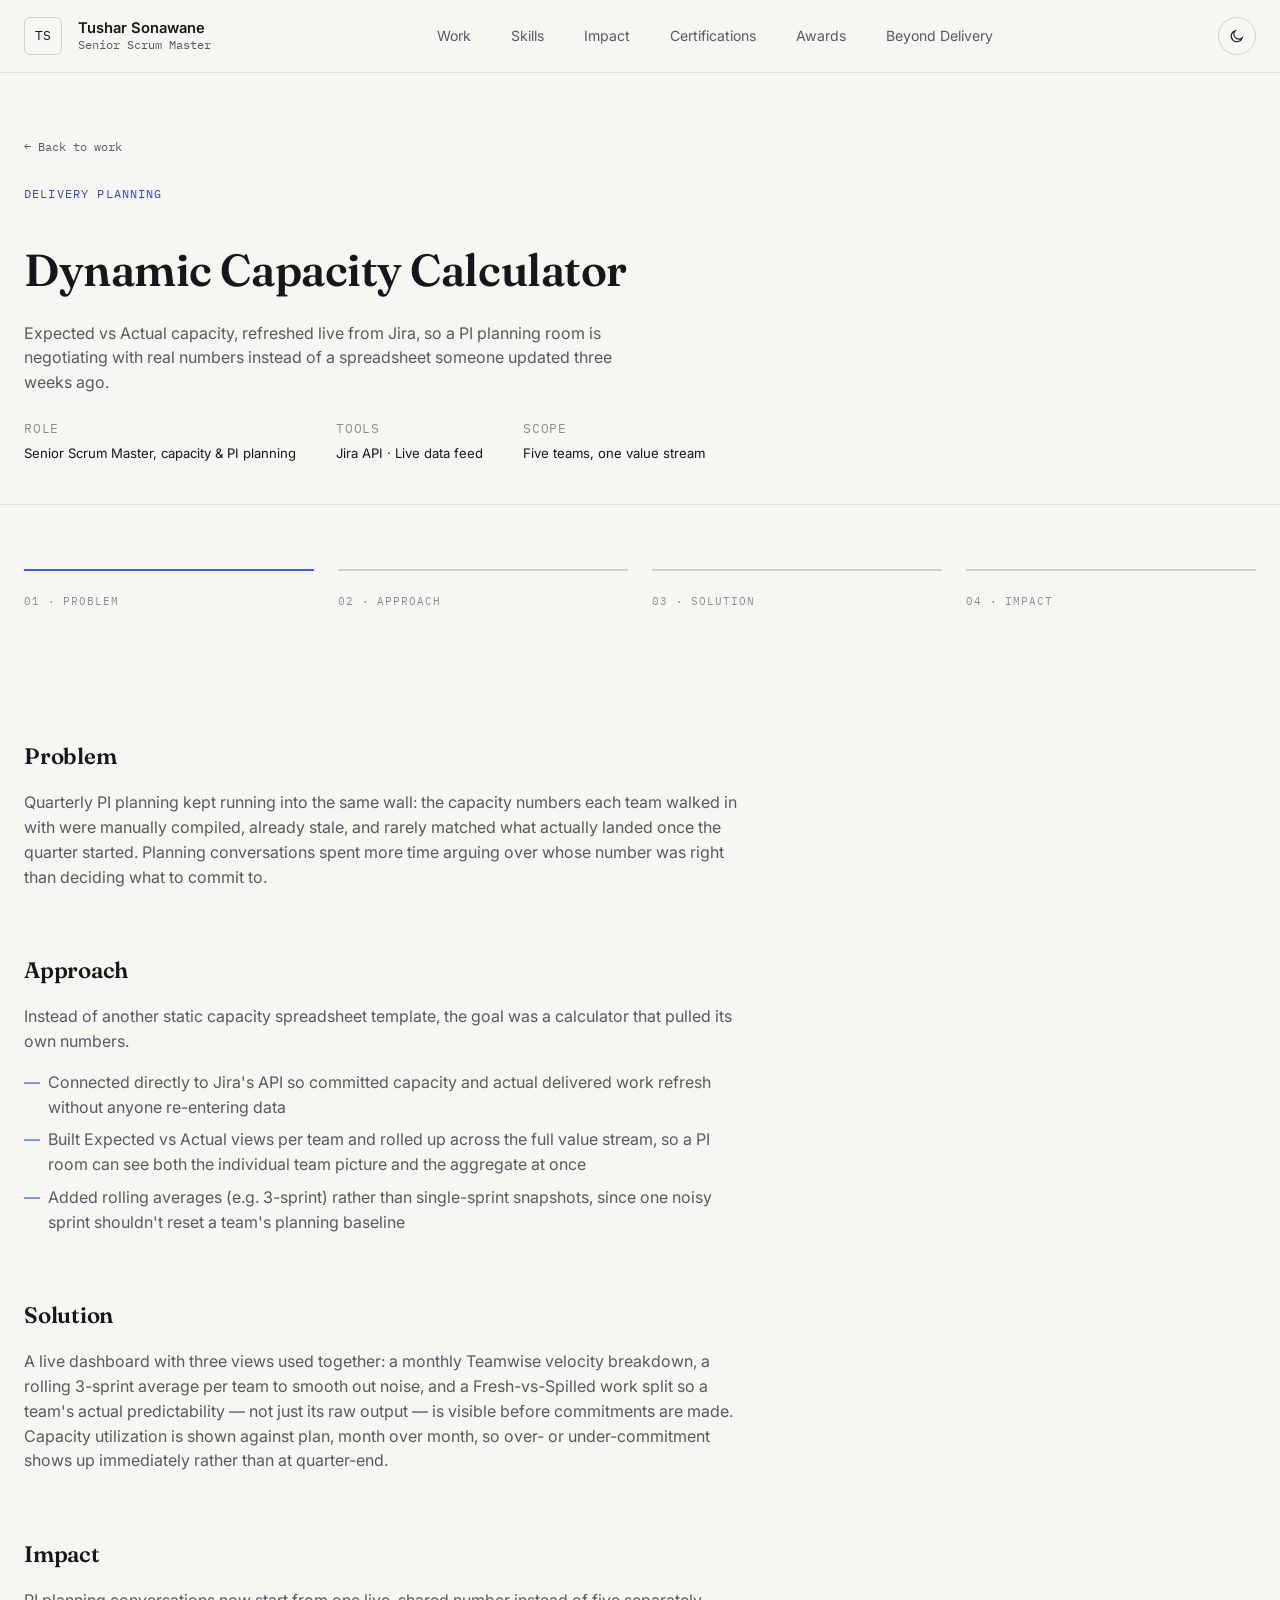
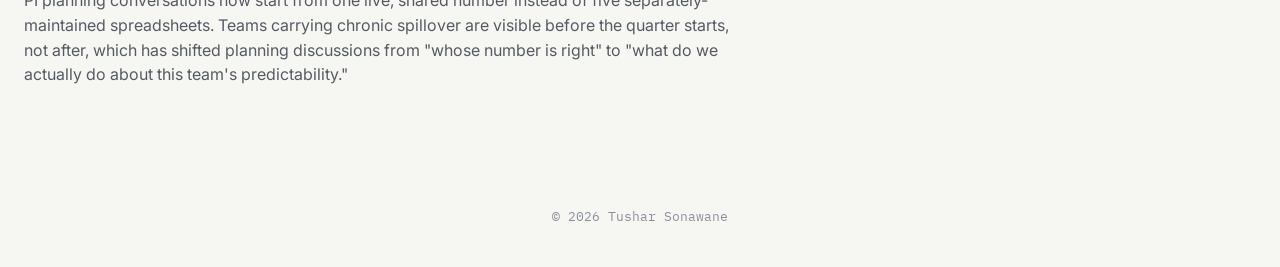
<file: projects/capacity-calculator.html>
<!doctype html>
<html lang="en">
<head>
<meta charset="UTF-8">
<meta name="viewport" content="width=device-width, initial-scale=1.0">
<title>Dynamic Capacity Calculator — Tushar Sonawane</title>
<meta name="description" content="Live-refreshing Expected vs Actual capacity charts across five teams, pulled directly from Jira, built to de-risk SAFe PI quarterly planning.">
<meta property="og:title" content="Dynamic Capacity Calculator — Tushar Sonawane">
<meta property="og:description" content="Live Expected vs Actual capacity charts across five teams, pulled directly from Jira for SAFe PI quarterly planning.">
<meta property="og:type" content="article">
<meta property="og:image" content="../assets/images/og-image.jpg">
<link rel="icon" href="data:,">
<link rel="preconnect" href="https://fonts.googleapis.com">
<link rel="preconnect" href="https://fonts.gstatic.com" crossorigin>
<link href="https://fonts.googleapis.com/css2?family=Fraunces:opsz,wght@9..144,500;9..144,600&family=Inter:wght@400;500;600&family=IBM+Plex+Mono:wght@400;500&display=swap" rel="stylesheet">
<link rel="stylesheet" href="../assets/css/style.css">
</head>
<body>
<a class="skip-link" href="#main-content">Skip to main content</a>

<header class="site-nav">
  <div class="wrap">
    <a class="brand" href="../index.html">
      <span class="brand-mark">TS</span>
      <span class="brand-text"><span class="name">Tushar Sonawane</span><span class="role">Senior Scrum Master</span></span>
    </a>
    <nav class="nav-links" data-nav-links aria-label="Primary">
      <a href="../index.html#work">Work</a>
      <a href="../index.html#skills">Skills</a>
      <a href="../index.html#impact">Impact</a>
      <a href="../pages/certifications.html">Certifications</a>
      <a href="../pages/awards.html">Awards</a>
      <a href="../pages/beyond-delivery.html">Beyond Delivery</a>
    </nav>
    <div class="nav-actions">
      <button class="theme-toggle" data-theme-toggle aria-label="Toggle light and dark theme"></button>
    </div>
  </div>
</header>

<main id="main-content">
  <section class="case-hero">
    <div class="wrap">
      <a class="back-link" href="../index.html#work">← Back to work</a>
      <span class="eyebrow">Delivery Planning</span>
      <h1>Dynamic Capacity Calculator</h1>
      <p class="sub" style="color:var(--text-muted); max-width:60ch;">Expected vs Actual capacity, refreshed live from Jira, so a PI planning room is negotiating with real numbers instead of a spreadsheet someone updated three weeks ago.</p>
      <div class="case-meta">
        <div><div class="meta-label">Role</div>Senior Scrum Master, capacity & PI planning</div>
        <div><div class="meta-label">Tools</div>Jira API · Live data feed</div>
        <div><div class="meta-label">Scope</div>Five teams, one value stream</div>
      </div>
    </div>
  </section>

  <div class="wrap">
    <div class="case-flow">
      <div class="case-flow-step is-current"><span class="step-label">01 · Problem</span></div>
      <div class="case-flow-step"><span class="step-label">02 · Approach</span></div>
      <div class="case-flow-step"><span class="step-label">03 · Solution</span></div>
      <div class="case-flow-step"><span class="step-label">04 · Impact</span></div>
    </div>

    <article class="case-body">
      <h2>Problem</h2>
      <p>Quarterly PI planning kept running into the same wall: the capacity numbers each team walked in with were manually compiled, already stale, and rarely matched what actually landed once the quarter started. Planning conversations spent more time arguing over whose number was right than deciding what to commit to.</p>

      <h2>Approach</h2>
      <p>Instead of another static capacity spreadsheet template, the goal was a calculator that pulled its own numbers.</p>
      <ul>
        <li>Connected directly to Jira's API so committed capacity and actual delivered work refresh without anyone re-entering data</li>
        <li>Built Expected vs Actual views per team and rolled up across the full value stream, so a PI room can see both the individual team picture and the aggregate at once</li>
        <li>Added rolling averages (e.g. 3-sprint) rather than single-sprint snapshots, since one noisy sprint shouldn't reset a team's planning baseline</li>
      </ul>

      <h2>Solution</h2>
      <p>A live dashboard with three views used together: a monthly Teamwise velocity breakdown, a rolling 3-sprint average per team to smooth out noise, and a Fresh-vs-Spilled work split so a team's actual predictability — not just its raw output — is visible before commitments are made. Capacity utilization is shown against plan, month over month, so over- or under-commitment shows up immediately rather than at quarter-end.</p>

      <h2>Impact</h2>
      <p>PI planning conversations now start from one live, shared number instead of five separately-maintained spreadsheets. Teams carrying chronic spillover are visible before the quarter starts, not after, which has shifted planning discussions from "whose number is right" to "what do we actually do about this team's predictability."</p>
    </article>
  </div>
</main>

<footer class="site-footer">
  <div class="wrap">
    <p class="footer-copy">© <span data-year></span> Tushar Sonawane</p>
  </div>
</footer>

<script src="../assets/js/site-data.js"></script>
<script src="../assets/js/main.js"></script>
</body>
</html>
</file>
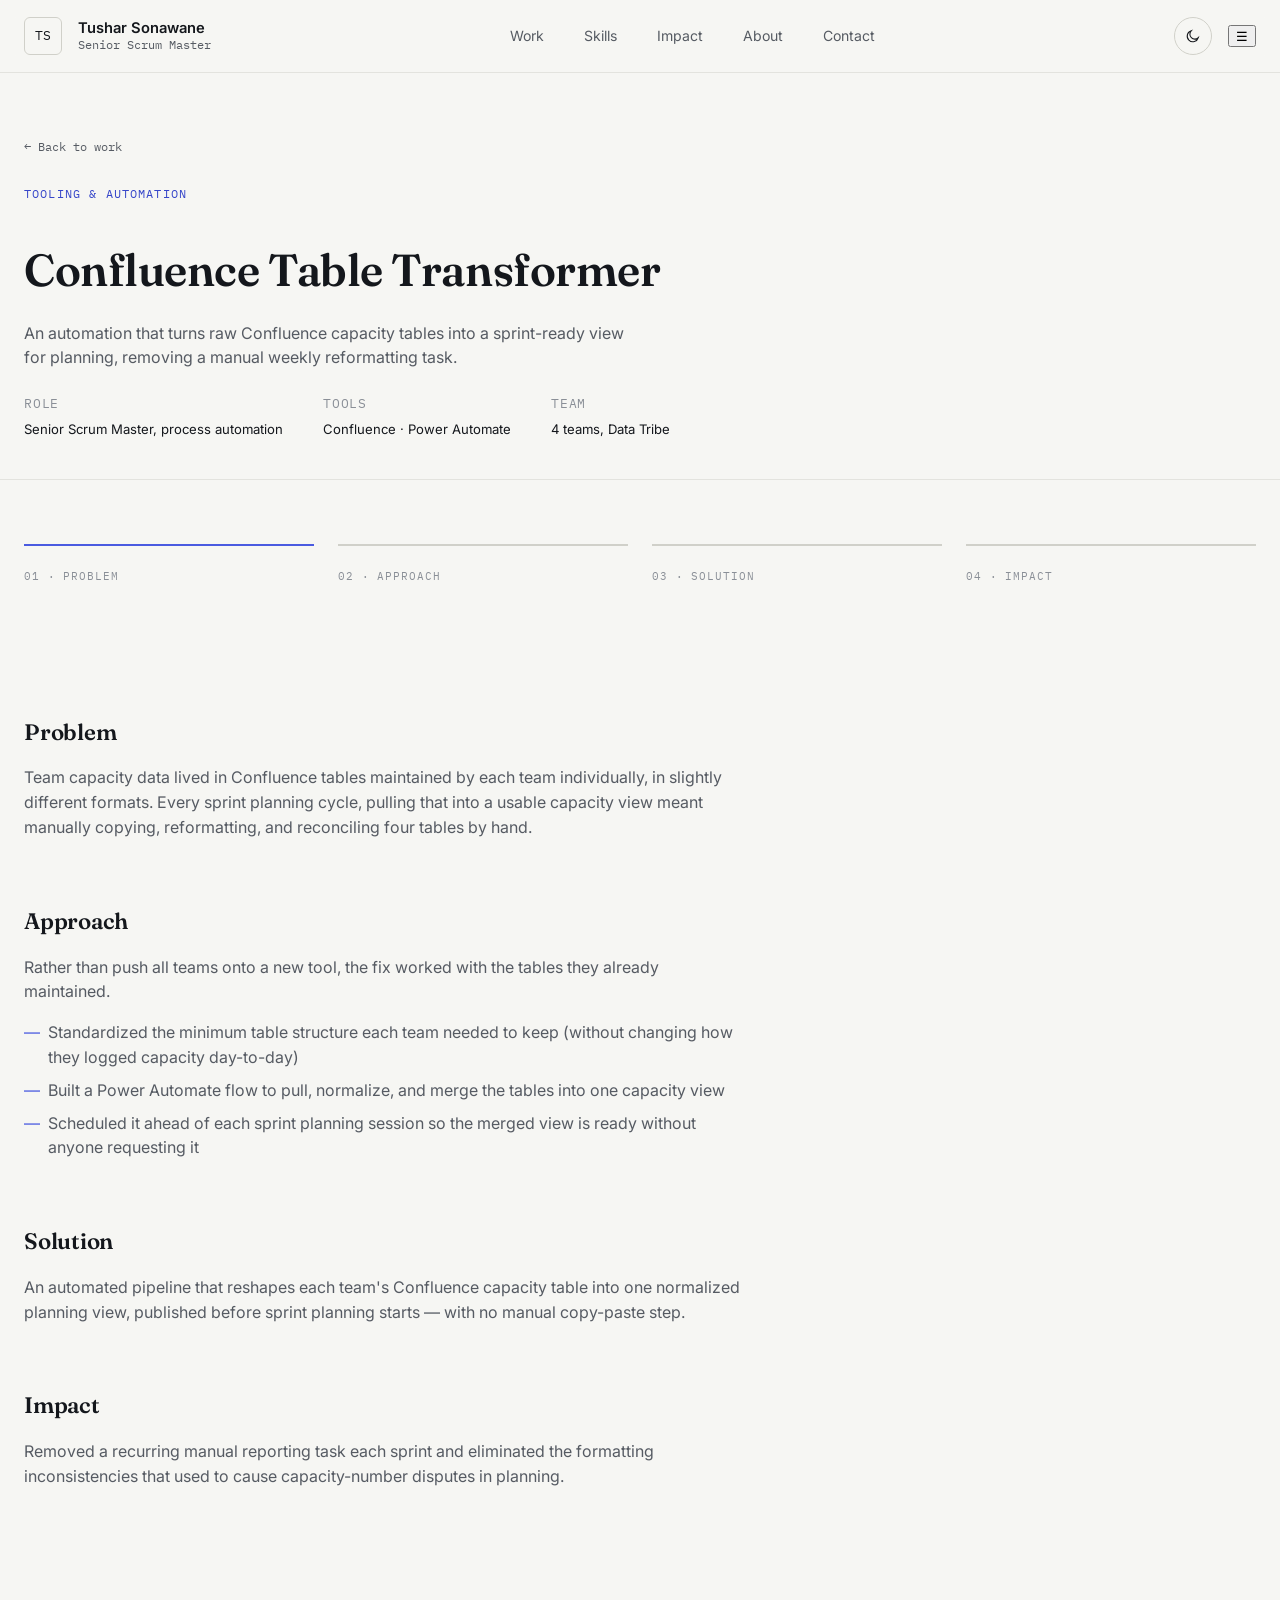
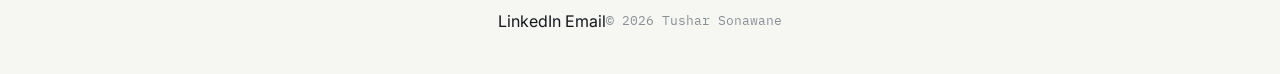
<file: projects/confluence-table-transformer.html>
<!doctype html>
<html lang="en">
<head>
<meta charset="UTF-8">
<meta name="viewport" content="width=device-width, initial-scale=1.0">
<title>Confluence Table Transformer — Tushar Sonawane</title>
<meta name="description" content="A capacity-reporting utility that reshapes raw Confluence tables into sprint-ready capacity views automatically.">
<meta property="og:title" content="Confluence Table Transformer — Tushar Sonawane">
<meta property="og:description" content="Reshaping raw Confluence tables into sprint-ready capacity views, removing a manual weekly task.">
<meta property="og:type" content="article">
<meta property="og:image" content="../assets/images/og-image.jpg">
<link rel="icon" href="data:,">
<link rel="preconnect" href="https://fonts.googleapis.com">
<link rel="preconnect" href="https://fonts.gstatic.com" crossorigin>
<link href="https://fonts.googleapis.com/css2?family=Fraunces:opsz,wght@9..144,500;9..144,600&family=Inter:wght@400;500;600&family=IBM+Plex+Mono:wght@400;500&display=swap" rel="stylesheet">
<link rel="stylesheet" href="../assets/css/style.css">
</head>
<body>
<a class="skip-link" href="#main-content">Skip to main content</a>

<header class="site-nav">
  <div class="wrap">
    <a class="brand" href="../index.html">
      <span class="brand-mark">TS</span>
      <span class="brand-text"><span class="name">Tushar Sonawane</span><span class="role">Senior Scrum Master</span></span>
    </a>
    <nav class="nav-links" data-nav-links aria-label="Primary">
      <a href="../index.html#work">Work</a>
      <a href="../index.html#skills">Skills</a>
      <a href="../index.html#impact">Impact</a>
      <a href="../index.html#about">About</a>
      <a href="../index.html#contact">Contact</a>
    </nav>
    <div class="nav-actions">
      <button class="theme-toggle" data-theme-toggle aria-label="Toggle light and dark theme"></button>
      <button class="nav-toggle-btn" data-nav-toggle aria-label="Toggle menu">☰</button>
    </div>
  </div>
</header>

<main id="main-content">
  <section class="case-hero">
    <div class="wrap">
      <a class="back-link" href="../index.html#work">← Back to work</a>
      <span class="eyebrow">Tooling & Automation</span>
      <h1>Confluence Table Transformer</h1>
      <p class="sub" style="color:var(--text-muted); max-width:60ch;">An automation that turns raw Confluence capacity tables into a sprint-ready view for planning, removing a manual weekly reformatting task.</p>
      <div class="case-meta">
        <div><div class="meta-label">Role</div>Senior Scrum Master, process automation</div>
        <div><div class="meta-label">Tools</div>Confluence · Power Automate</div>
        <div><div class="meta-label">Team</div>4 teams, Data Tribe</div>
      </div>
    </div>
  </section>

  <div class="wrap">
    <div class="case-flow">
      <div class="case-flow-step is-current"><span class="step-label">01 · Problem</span></div>
      <div class="case-flow-step"><span class="step-label">02 · Approach</span></div>
      <div class="case-flow-step"><span class="step-label">03 · Solution</span></div>
      <div class="case-flow-step"><span class="step-label">04 · Impact</span></div>
    </div>

    <article class="case-body">
      <h2>Problem</h2>
      <p>Team capacity data lived in Confluence tables maintained by each team individually, in slightly different formats. Every sprint planning cycle, pulling that into a usable capacity view meant manually copying, reformatting, and reconciling four tables by hand.</p>

      <h2>Approach</h2>
      <p>Rather than push all teams onto a new tool, the fix worked with the tables they already maintained.</p>
      <ul>
        <li>Standardized the minimum table structure each team needed to keep (without changing how they logged capacity day-to-day)</li>
        <li>Built a Power Automate flow to pull, normalize, and merge the tables into one capacity view</li>
        <li>Scheduled it ahead of each sprint planning session so the merged view is ready without anyone requesting it</li>
      </ul>

      <h2>Solution</h2>
      <p>An automated pipeline that reshapes each team's Confluence capacity table into one normalized planning view, published before sprint planning starts — with no manual copy-paste step.</p>

      <h2>Impact</h2>
      <p>Removed a recurring manual reporting task each sprint and eliminated the formatting inconsistencies that used to cause capacity-number disputes in planning.</p>
    </article>
  </div>
</main>

<footer class="site-footer">
  <div class="wrap">
    <div class="footer-links">
      <a href="https://www.linkedin.com/in/tushar-sonawane" target="_blank" rel="noopener">LinkedIn</a>
      <a href="mailto:tushar.sonawane@example.com">Email</a>
    </div>
    <p class="footer-copy">© <span data-year></span> Tushar Sonawane</p>
  </div>
</footer>

<script src="../assets/js/site-data.js"></script>
<script src="../assets/js/main.js"></script>
</body>
</html>
</file>
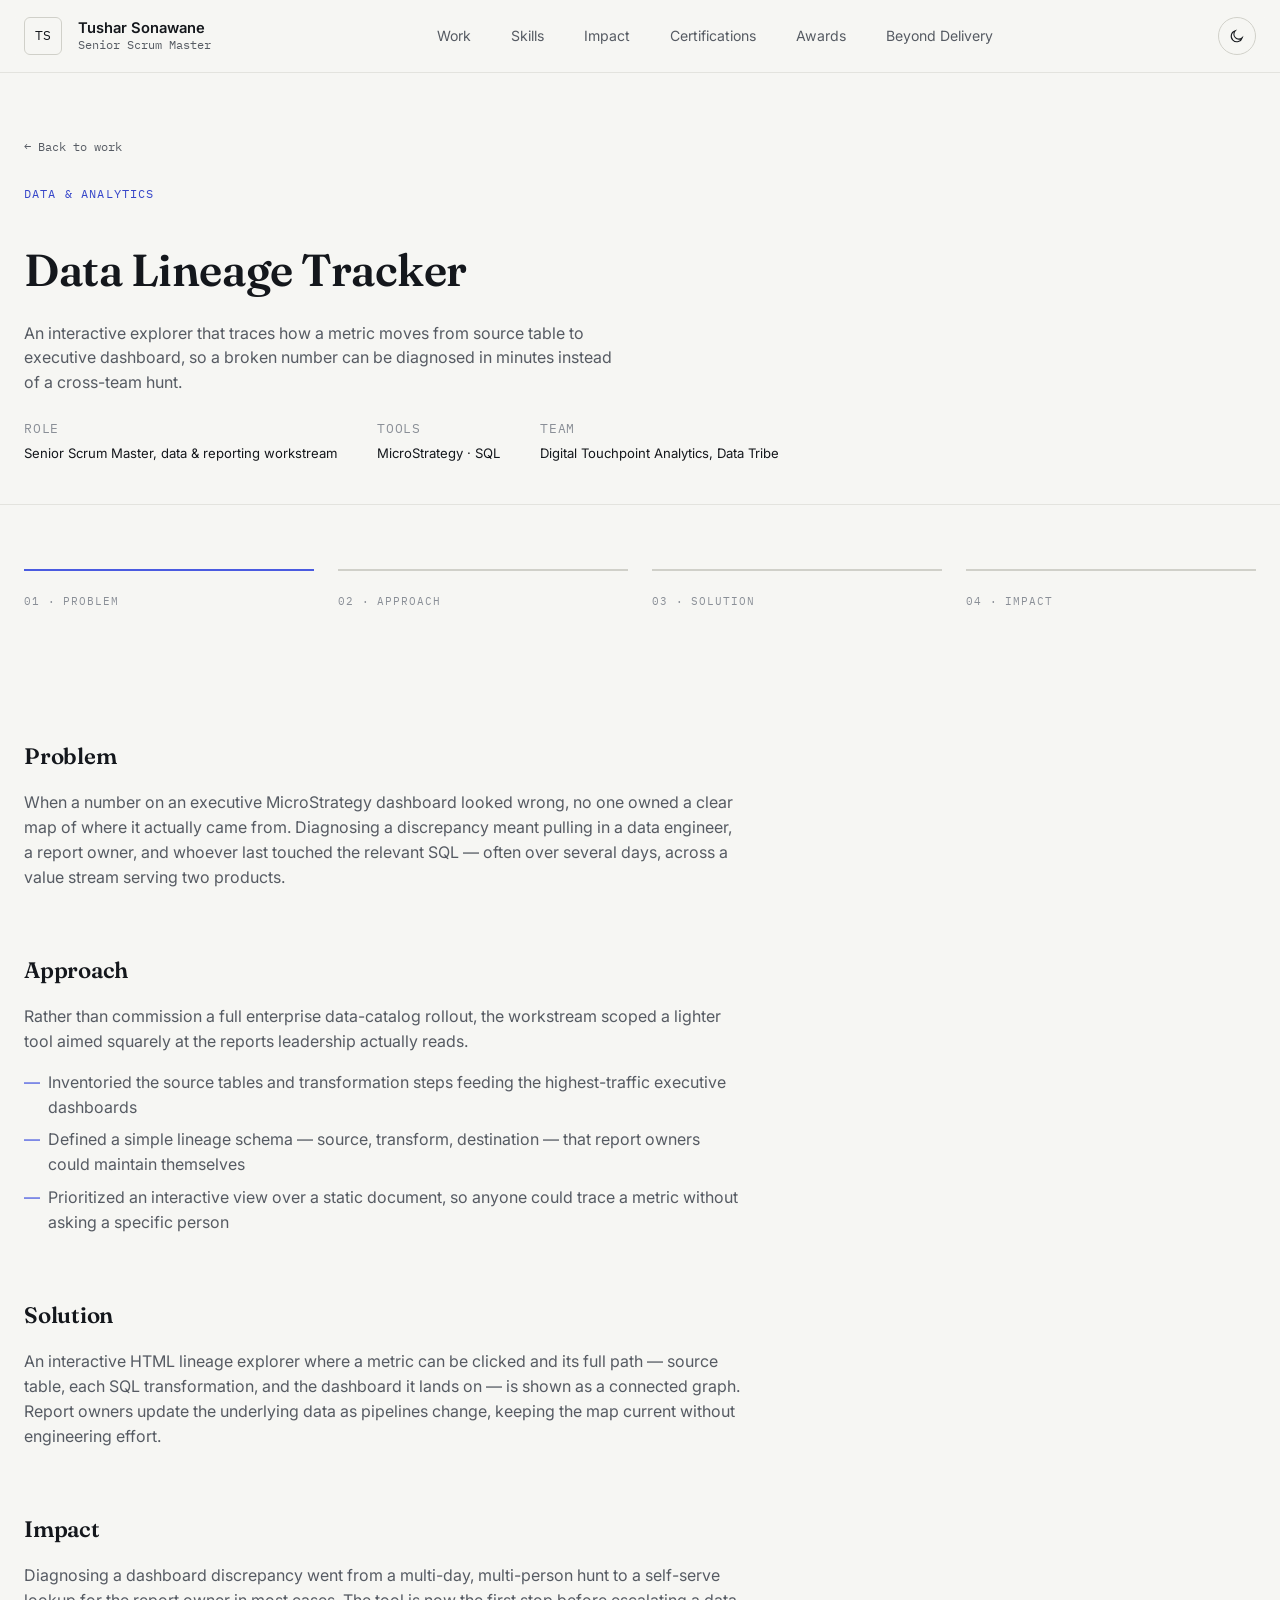
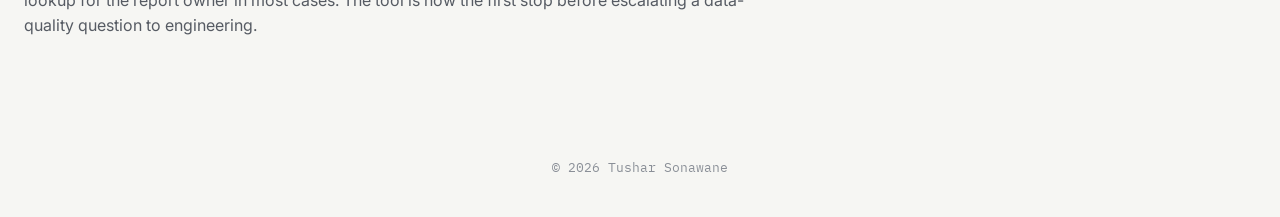
<file: projects/data-lineage-tracker.html>
<!doctype html>
<html lang="en">
<head>
<meta charset="UTF-8">
<meta name="viewport" content="width=device-width, initial-scale=1.0">
<title>Data Lineage Tracker — Tushar Sonawane</title>
<meta name="description" content="An interactive tool mapping how metrics flow from source tables through transformations into executive dashboards.">
<meta property="og:title" content="Data Lineage Tracker — Tushar Sonawane">
<meta property="og:description" content="Mapping how metrics flow from source tables into executive dashboards, cutting time spent tracing broken reports.">
<meta property="og:type" content="article">
<meta property="og:image" content="../assets/images/og-image.jpg">
<link rel="icon" href="data:,">
<link rel="preconnect" href="https://fonts.googleapis.com">
<link rel="preconnect" href="https://fonts.gstatic.com" crossorigin>
<link href="https://fonts.googleapis.com/css2?family=Fraunces:opsz,wght@9..144,500;9..144,600&family=Inter:wght@400;500;600&family=IBM+Plex+Mono:wght@400;500&display=swap" rel="stylesheet">
<link rel="stylesheet" href="../assets/css/style.css">
</head>
<body>
<a class="skip-link" href="#main-content">Skip to main content</a>

<header class="site-nav">
  <div class="wrap">
    <a class="brand" href="../index.html">
      <span class="brand-mark">TS</span>
      <span class="brand-text"><span class="name">Tushar Sonawane</span><span class="role">Senior Scrum Master</span></span>
    </a>
    <nav class="nav-links" data-nav-links aria-label="Primary">
      <a href="../index.html#work">Work</a>
      <a href="../index.html#skills">Skills</a>
      <a href="../index.html#impact">Impact</a>
      <a href="../pages/certifications.html">Certifications</a>
      <a href="../pages/awards.html">Awards</a>
      <a href="../pages/beyond-delivery.html">Beyond Delivery</a>
    </nav>
    <div class="nav-actions">
      <button class="theme-toggle" data-theme-toggle aria-label="Toggle light and dark theme"></button>
    </div>
  </div>
</header>

<main id="main-content">
  <section class="case-hero">
    <div class="wrap">
      <a class="back-link" href="../index.html#work">← Back to work</a>
      <span class="eyebrow">Data & Analytics</span>
      <h1>Data Lineage Tracker</h1>
      <p class="sub" style="color:var(--text-muted); max-width:60ch;">An interactive explorer that traces how a metric moves from source table to executive dashboard, so a broken number can be diagnosed in minutes instead of a cross-team hunt.</p>
      <div class="case-meta">
        <div><div class="meta-label">Role</div>Senior Scrum Master, data & reporting workstream</div>
        <div><div class="meta-label">Tools</div>MicroStrategy · SQL</div>
        <div><div class="meta-label">Team</div>Digital Touchpoint Analytics, Data Tribe</div>
      </div>
    </div>
  </section>

  <div class="wrap">
    <div class="case-flow">
      <div class="case-flow-step is-current"><span class="step-label">01 · Problem</span></div>
      <div class="case-flow-step"><span class="step-label">02 · Approach</span></div>
      <div class="case-flow-step"><span class="step-label">03 · Solution</span></div>
      <div class="case-flow-step"><span class="step-label">04 · Impact</span></div>
    </div>

    <article class="case-body">
      <h2>Problem</h2>
      <p>When a number on an executive MicroStrategy dashboard looked wrong, no one owned a clear map of where it actually came from. Diagnosing a discrepancy meant pulling in a data engineer, a report owner, and whoever last touched the relevant SQL — often over several days, across a value stream serving two products.</p>

      <h2>Approach</h2>
      <p>Rather than commission a full enterprise data-catalog rollout, the workstream scoped a lighter tool aimed squarely at the reports leadership actually reads.</p>
      <ul>
        <li>Inventoried the source tables and transformation steps feeding the highest-traffic executive dashboards</li>
        <li>Defined a simple lineage schema — source, transform, destination — that report owners could maintain themselves</li>
        <li>Prioritized an interactive view over a static document, so anyone could trace a metric without asking a specific person</li>
      </ul>

      <h2>Solution</h2>
      <p>An interactive HTML lineage explorer where a metric can be clicked and its full path — source table, each SQL transformation, and the dashboard it lands on — is shown as a connected graph. Report owners update the underlying data as pipelines change, keeping the map current without engineering effort.</p>

      <h2>Impact</h2>
      <p>Diagnosing a dashboard discrepancy went from a multi-day, multi-person hunt to a self-serve lookup for the report owner in most cases. The tool is now the first stop before escalating a data-quality question to engineering.</p>
    </article>
  </div>
</main>

<footer class="site-footer">
  <div class="wrap">
    <p class="footer-copy">© <span data-year></span> Tushar Sonawane</p>
  </div>
</footer>

<script src="../assets/js/site-data.js"></script>
<script src="../assets/js/main.js"></script>
</body>
</html>
</file>
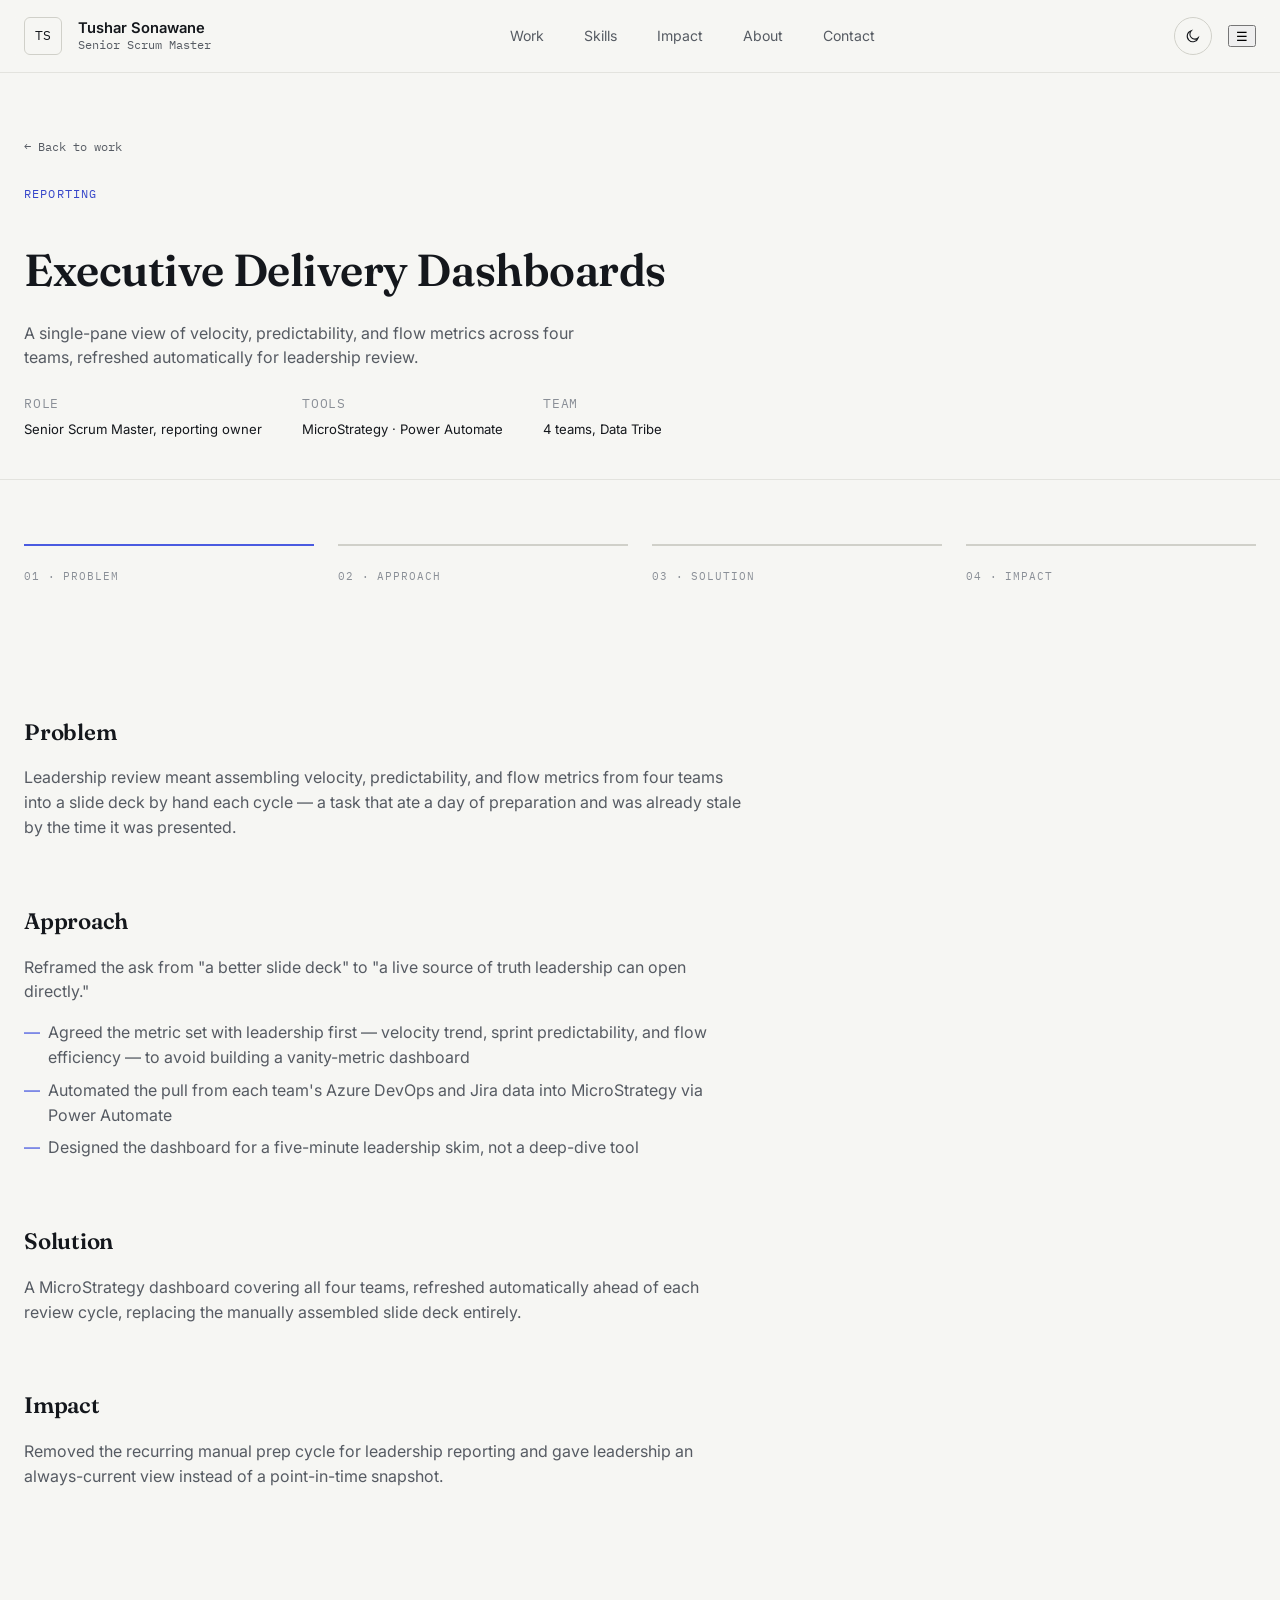
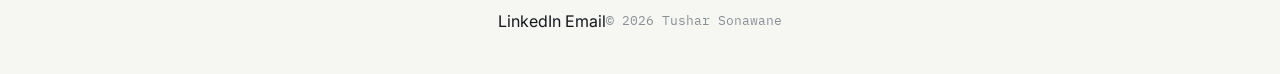
<file: projects/executive-dashboards.html>
<!doctype html>
<html lang="en">
<head>
<meta charset="UTF-8">
<meta name="viewport" content="width=device-width, initial-scale=1.0">
<title>Executive Delivery Dashboards — Tushar Sonawane</title>
<meta name="description" content="A single-pane view of velocity, predictability, and flow metrics across four teams, built for leadership review without manual slide updates.">
<meta property="og:title" content="Executive Delivery Dashboards — Tushar Sonawane">
<meta property="og:description" content="A single-pane view of velocity, predictability, and flow across four teams, built for leadership review.">
<meta property="og:type" content="article">
<meta property="og:image" content="../assets/images/og-image.jpg">
<link rel="icon" href="data:,">
<link rel="preconnect" href="https://fonts.googleapis.com">
<link rel="preconnect" href="https://fonts.gstatic.com" crossorigin>
<link href="https://fonts.googleapis.com/css2?family=Fraunces:opsz,wght@9..144,500;9..144,600&family=Inter:wght@400;500;600&family=IBM+Plex+Mono:wght@400;500&display=swap" rel="stylesheet">
<link rel="stylesheet" href="../assets/css/style.css">
</head>
<body>
<a class="skip-link" href="#main-content">Skip to main content</a>

<header class="site-nav">
  <div class="wrap">
    <a class="brand" href="../index.html">
      <span class="brand-mark">TS</span>
      <span class="brand-text"><span class="name">Tushar Sonawane</span><span class="role">Senior Scrum Master</span></span>
    </a>
    <nav class="nav-links" data-nav-links aria-label="Primary">
      <a href="../index.html#work">Work</a>
      <a href="../index.html#skills">Skills</a>
      <a href="../index.html#impact">Impact</a>
      <a href="../index.html#about">About</a>
      <a href="../index.html#contact">Contact</a>
    </nav>
    <div class="nav-actions">
      <button class="theme-toggle" data-theme-toggle aria-label="Toggle light and dark theme"></button>
      <button class="nav-toggle-btn" data-nav-toggle aria-label="Toggle menu">☰</button>
    </div>
  </div>
</header>

<main id="main-content">
  <section class="case-hero">
    <div class="wrap">
      <a class="back-link" href="../index.html#work">← Back to work</a>
      <span class="eyebrow">Reporting</span>
      <h1>Executive Delivery Dashboards</h1>
      <p class="sub" style="color:var(--text-muted); max-width:60ch;">A single-pane view of velocity, predictability, and flow metrics across four teams, refreshed automatically for leadership review.</p>
      <div class="case-meta">
        <div><div class="meta-label">Role</div>Senior Scrum Master, reporting owner</div>
        <div><div class="meta-label">Tools</div>MicroStrategy · Power Automate</div>
        <div><div class="meta-label">Team</div>4 teams, Data Tribe</div>
      </div>
    </div>
  </section>

  <div class="wrap">
    <div class="case-flow">
      <div class="case-flow-step is-current"><span class="step-label">01 · Problem</span></div>
      <div class="case-flow-step"><span class="step-label">02 · Approach</span></div>
      <div class="case-flow-step"><span class="step-label">03 · Solution</span></div>
      <div class="case-flow-step"><span class="step-label">04 · Impact</span></div>
    </div>

    <article class="case-body">
      <h2>Problem</h2>
      <p>Leadership review meant assembling velocity, predictability, and flow metrics from four teams into a slide deck by hand each cycle — a task that ate a day of preparation and was already stale by the time it was presented.</p>

      <h2>Approach</h2>
      <p>Reframed the ask from "a better slide deck" to "a live source of truth leadership can open directly."</p>
      <ul>
        <li>Agreed the metric set with leadership first — velocity trend, sprint predictability, and flow efficiency — to avoid building a vanity-metric dashboard</li>
        <li>Automated the pull from each team's Azure DevOps and Jira data into MicroStrategy via Power Automate</li>
        <li>Designed the dashboard for a five-minute leadership skim, not a deep-dive tool</li>
      </ul>

      <h2>Solution</h2>
      <p>A MicroStrategy dashboard covering all four teams, refreshed automatically ahead of each review cycle, replacing the manually assembled slide deck entirely.</p>

      <h2>Impact</h2>
      <p>Removed the recurring manual prep cycle for leadership reporting and gave leadership an always-current view instead of a point-in-time snapshot.</p>
    </article>
  </div>
</main>

<footer class="site-footer">
  <div class="wrap">
    <div class="footer-links">
      <a href="https://www.linkedin.com/in/tushar-sonawane" target="_blank" rel="noopener">LinkedIn</a>
      <a href="mailto:tushar.sonawane@example.com">Email</a>
    </div>
    <p class="footer-copy">© <span data-year></span> Tushar Sonawane</p>
  </div>
</footer>

<script src="../assets/js/site-data.js"></script>
<script src="../assets/js/main.js"></script>
</body>
</html>
</file>
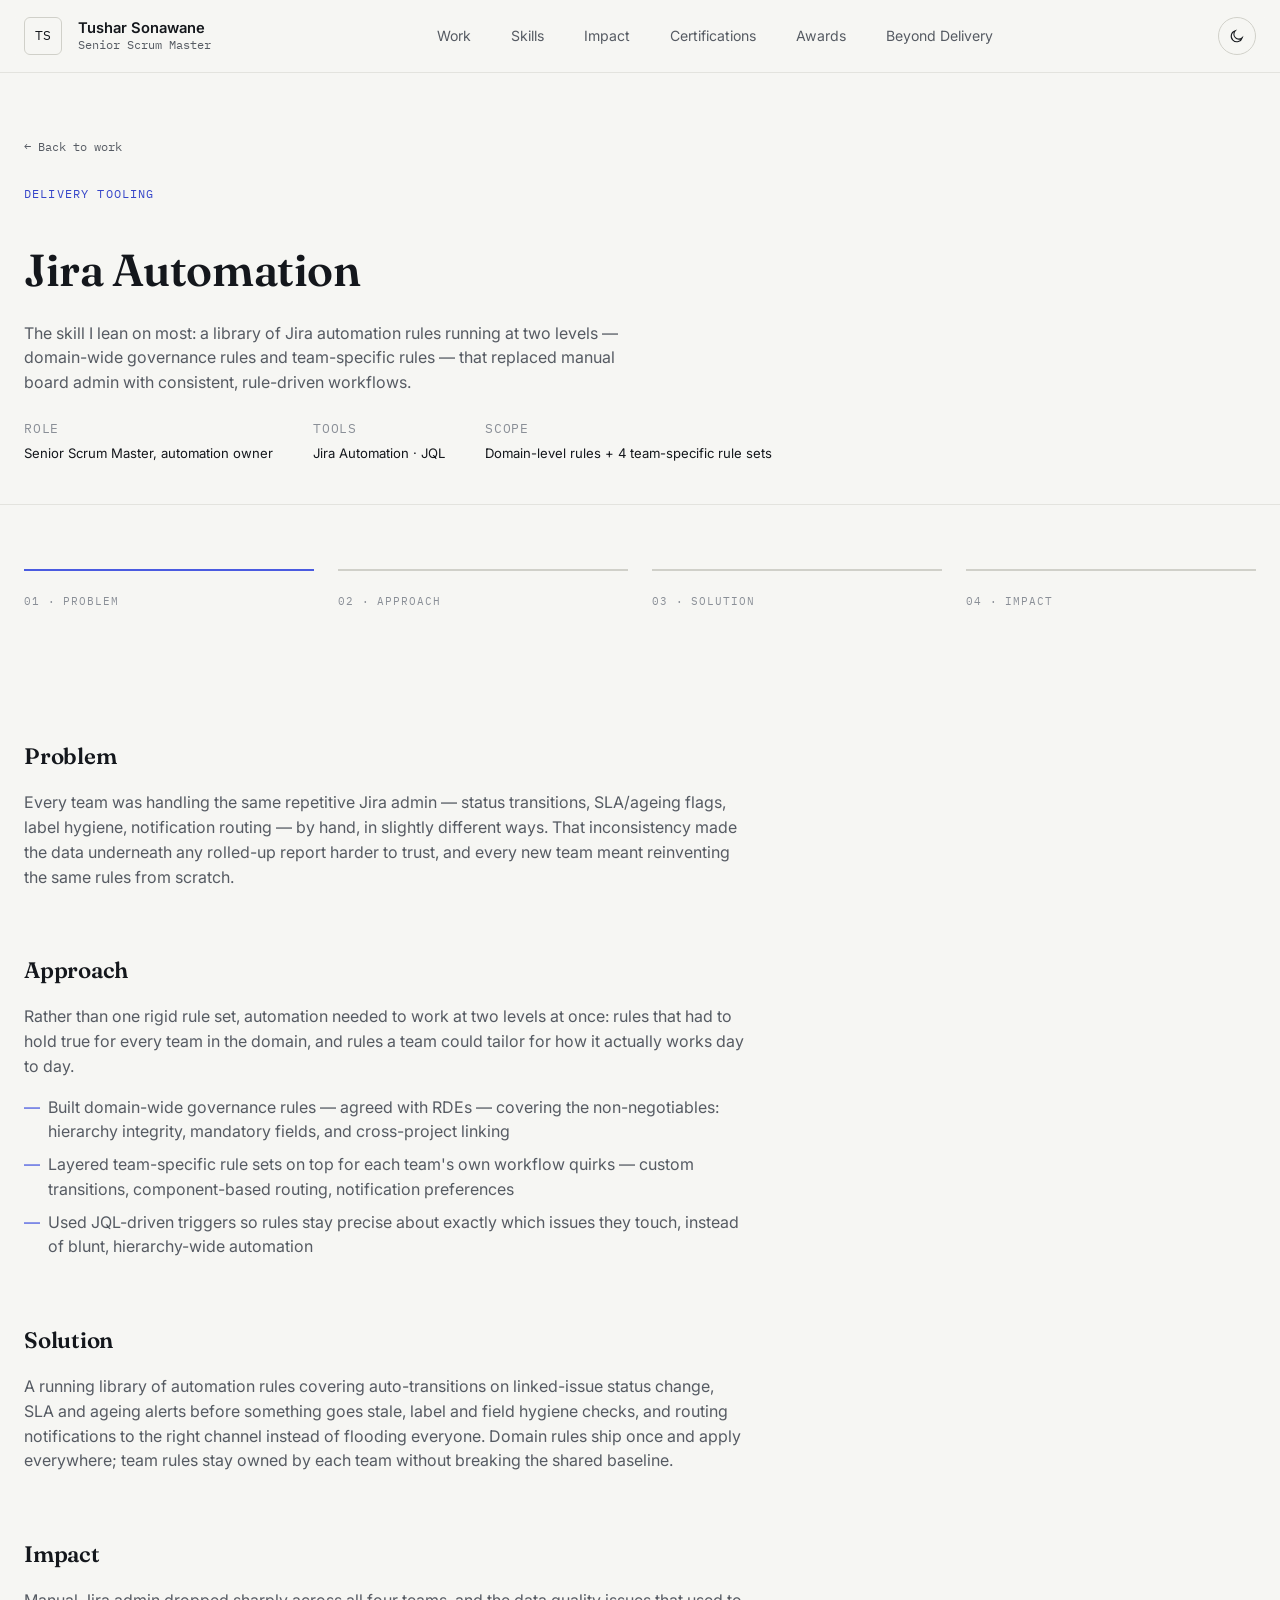
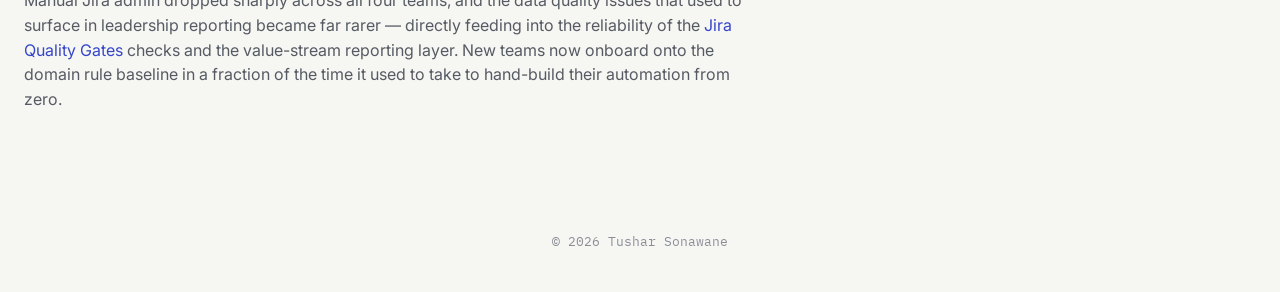
<file: projects/jira-automation.html>
<!doctype html>
<html lang="en">
<head>
<meta charset="UTF-8">
<meta name="viewport" content="width=device-width, initial-scale=1.0">
<title>Jira Automation — Tushar Sonawane</title>
<meta name="description" content="A library of Jira automation rules — domain-wide governance rules and team-specific rules — cutting manual Jira admin work across the value stream.">
<meta property="og:title" content="Jira Automation — Tushar Sonawane">
<meta property="og:description" content="Domain-wide and team-specific Jira automation rules, replacing manual board admin with consistent, rule-driven workflows.">
<meta property="og:type" content="article">
<meta property="og:image" content="../assets/images/og-image.jpg">
<link rel="icon" href="data:,">
<link rel="preconnect" href="https://fonts.googleapis.com">
<link rel="preconnect" href="https://fonts.gstatic.com" crossorigin>
<link href="https://fonts.googleapis.com/css2?family=Fraunces:opsz,wght@9..144,500;9..144,600&family=Inter:wght@400;500;600&family=IBM+Plex+Mono:wght@400;500&display=swap" rel="stylesheet">
<link rel="stylesheet" href="../assets/css/style.css">
</head>
<body>
<a class="skip-link" href="#main-content">Skip to main content</a>

<header class="site-nav">
  <div class="wrap">
    <a class="brand" href="../index.html">
      <span class="brand-mark">TS</span>
      <span class="brand-text"><span class="name">Tushar Sonawane</span><span class="role">Senior Scrum Master</span></span>
    </a>
    <nav class="nav-links" data-nav-links aria-label="Primary">
      <a href="../index.html#work">Work</a>
      <a href="../index.html#skills">Skills</a>
      <a href="../index.html#impact">Impact</a>
      <a href="../pages/certifications.html">Certifications</a>
      <a href="../pages/awards.html">Awards</a>
      <a href="../pages/beyond-delivery.html">Beyond Delivery</a>
    </nav>
    <div class="nav-actions">
      <button class="theme-toggle" data-theme-toggle aria-label="Toggle light and dark theme"></button>
    </div>
  </div>
</header>

<main id="main-content">
  <section class="case-hero">
    <div class="wrap">
      <a class="back-link" href="../index.html#work">← Back to work</a>
      <span class="eyebrow">Delivery Tooling</span>
      <h1>Jira Automation</h1>
      <p class="sub" style="color:var(--text-muted); max-width:60ch;">The skill I lean on most: a library of Jira automation rules running at two levels — domain-wide governance rules and team-specific rules — that replaced manual board admin with consistent, rule-driven workflows.</p>
      <div class="case-meta">
        <div><div class="meta-label">Role</div>Senior Scrum Master, automation owner</div>
        <div><div class="meta-label">Tools</div>Jira Automation · JQL</div>
        <div><div class="meta-label">Scope</div>Domain-level rules + 4 team-specific rule sets</div>
      </div>
    </div>
  </section>

  <div class="wrap">
    <div class="case-flow">
      <div class="case-flow-step is-current"><span class="step-label">01 · Problem</span></div>
      <div class="case-flow-step"><span class="step-label">02 · Approach</span></div>
      <div class="case-flow-step"><span class="step-label">03 · Solution</span></div>
      <div class="case-flow-step"><span class="step-label">04 · Impact</span></div>
    </div>

    <article class="case-body">
      <h2>Problem</h2>
      <p>Every team was handling the same repetitive Jira admin — status transitions, SLA/ageing flags, label hygiene, notification routing — by hand, in slightly different ways. That inconsistency made the data underneath any rolled-up report harder to trust, and every new team meant reinventing the same rules from scratch.</p>

      <h2>Approach</h2>
      <p>Rather than one rigid rule set, automation needed to work at two levels at once: rules that had to hold true for every team in the domain, and rules a team could tailor for how it actually works day to day.</p>
      <ul>
        <li>Built domain-wide governance rules — agreed with RDEs — covering the non-negotiables: hierarchy integrity, mandatory fields, and cross-project linking</li>
        <li>Layered team-specific rule sets on top for each team's own workflow quirks — custom transitions, component-based routing, notification preferences</li>
        <li>Used JQL-driven triggers so rules stay precise about exactly which issues they touch, instead of blunt, hierarchy-wide automation</li>
      </ul>

      <h2>Solution</h2>
      <p>A running library of automation rules covering auto-transitions on linked-issue status change, SLA and ageing alerts before something goes stale, label and field hygiene checks, and routing notifications to the right channel instead of flooding everyone. Domain rules ship once and apply everywhere; team rules stay owned by each team without breaking the shared baseline.</p>

      <h2>Impact</h2>
      <p>Manual Jira admin dropped sharply across all four teams, and the data quality issues that used to surface in leadership reporting became far rarer — directly feeding into the reliability of the <a href="jira-quality-gates.html" style="color:var(--accent-strong);">Jira Quality Gates</a> checks and the value-stream reporting layer. New teams now onboard onto the domain rule baseline in a fraction of the time it used to take to hand-build their automation from zero.</p>
    </article>
  </div>
</main>

<footer class="site-footer">
  <div class="wrap">
    <p class="footer-copy">© <span data-year></span> Tushar Sonawane</p>
  </div>
</footer>

<script src="../assets/js/site-data.js"></script>
<script src="../assets/js/main.js"></script>
</body>
</html>
</file>
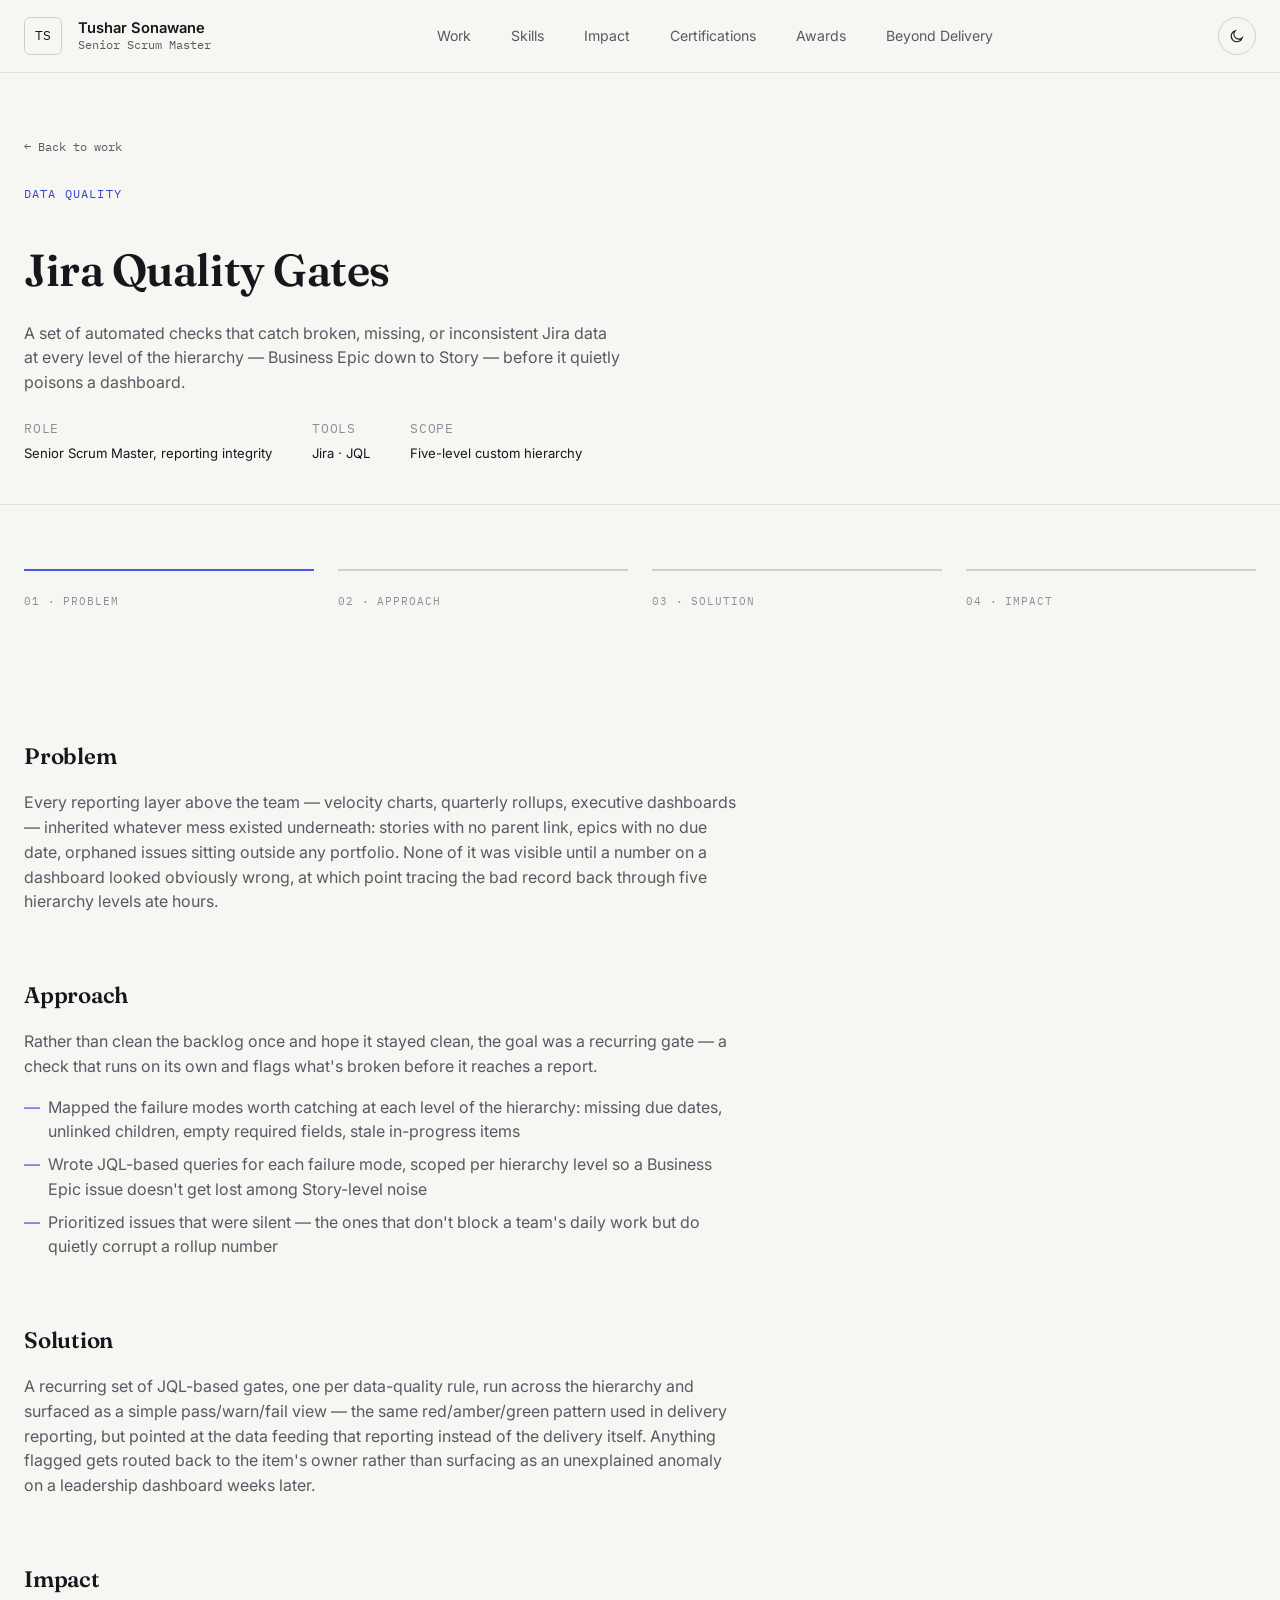
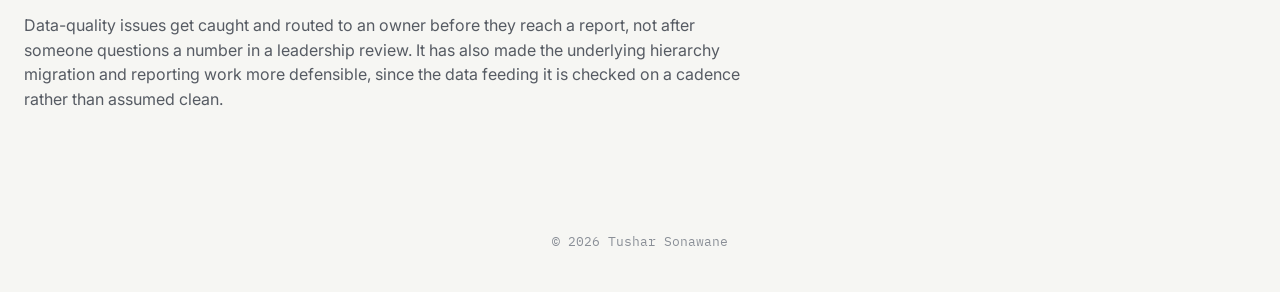
<file: projects/jira-quality-gates.html>
<!doctype html>
<html lang="en">
<head>
<meta charset="UTF-8">
<meta name="viewport" content="width=device-width, initial-scale=1.0">
<title>Jira Quality Gates — Tushar Sonawane</title>
<meta name="description" content="Automated checks that surface Jira data-quality issues across every level of the hierarchy, before bad data reaches a leadership report.">
<meta property="og:title" content="Jira Quality Gates — Tushar Sonawane">
<meta property="og:description" content="Automated checks catching Jira data-quality issues across every hierarchy level before they reach leadership reporting.">
<meta property="og:type" content="article">
<meta property="og:image" content="../assets/images/og-image.jpg">
<link rel="icon" href="data:,">
<link rel="preconnect" href="https://fonts.googleapis.com">
<link rel="preconnect" href="https://fonts.gstatic.com" crossorigin>
<link href="https://fonts.googleapis.com/css2?family=Fraunces:opsz,wght@9..144,500;9..144,600&family=Inter:wght@400;500;600&family=IBM+Plex+Mono:wght@400;500&display=swap" rel="stylesheet">
<link rel="stylesheet" href="../assets/css/style.css">
</head>
<body>
<a class="skip-link" href="#main-content">Skip to main content</a>

<header class="site-nav">
  <div class="wrap">
    <a class="brand" href="../index.html">
      <span class="brand-mark">TS</span>
      <span class="brand-text"><span class="name">Tushar Sonawane</span><span class="role">Senior Scrum Master</span></span>
    </a>
    <nav class="nav-links" data-nav-links aria-label="Primary">
      <a href="../index.html#work">Work</a>
      <a href="../index.html#skills">Skills</a>
      <a href="../index.html#impact">Impact</a>
      <a href="../pages/certifications.html">Certifications</a>
      <a href="../pages/awards.html">Awards</a>
      <a href="../pages/beyond-delivery.html">Beyond Delivery</a>
    </nav>
    <div class="nav-actions">
      <button class="theme-toggle" data-theme-toggle aria-label="Toggle light and dark theme"></button>
    </div>
  </div>
</header>

<main id="main-content">
  <section class="case-hero">
    <div class="wrap">
      <a class="back-link" href="../index.html#work">← Back to work</a>
      <span class="eyebrow">Data Quality</span>
      <h1>Jira Quality Gates</h1>
      <p class="sub" style="color:var(--text-muted); max-width:60ch;">A set of automated checks that catch broken, missing, or inconsistent Jira data at every level of the hierarchy — Business Epic down to Story — before it quietly poisons a dashboard.</p>
      <div class="case-meta">
        <div><div class="meta-label">Role</div>Senior Scrum Master, reporting integrity</div>
        <div><div class="meta-label">Tools</div>Jira · JQL</div>
        <div><div class="meta-label">Scope</div>Five-level custom hierarchy</div>
      </div>
    </div>
  </section>

  <div class="wrap">
    <div class="case-flow">
      <div class="case-flow-step is-current"><span class="step-label">01 · Problem</span></div>
      <div class="case-flow-step"><span class="step-label">02 · Approach</span></div>
      <div class="case-flow-step"><span class="step-label">03 · Solution</span></div>
      <div class="case-flow-step"><span class="step-label">04 · Impact</span></div>
    </div>

    <article class="case-body">
      <h2>Problem</h2>
      <p>Every reporting layer above the team — velocity charts, quarterly rollups, executive dashboards — inherited whatever mess existed underneath: stories with no parent link, epics with no due date, orphaned issues sitting outside any portfolio. None of it was visible until a number on a dashboard looked obviously wrong, at which point tracing the bad record back through five hierarchy levels ate hours.</p>

      <h2>Approach</h2>
      <p>Rather than clean the backlog once and hope it stayed clean, the goal was a recurring gate — a check that runs on its own and flags what's broken before it reaches a report.</p>
      <ul>
        <li>Mapped the failure modes worth catching at each level of the hierarchy: missing due dates, unlinked children, empty required fields, stale in-progress items</li>
        <li>Wrote JQL-based queries for each failure mode, scoped per hierarchy level so a Business Epic issue doesn't get lost among Story-level noise</li>
        <li>Prioritized issues that were silent — the ones that don't block a team's daily work but do quietly corrupt a rollup number</li>
      </ul>

      <h2>Solution</h2>
      <p>A recurring set of JQL-based gates, one per data-quality rule, run across the hierarchy and surfaced as a simple pass/warn/fail view — the same red/amber/green pattern used in delivery reporting, but pointed at the data feeding that reporting instead of the delivery itself. Anything flagged gets routed back to the item's owner rather than surfacing as an unexplained anomaly on a leadership dashboard weeks later.</p>

      <h2>Impact</h2>
      <p>Data-quality issues get caught and routed to an owner before they reach a report, not after someone questions a number in a leadership review. It has also made the underlying hierarchy migration and reporting work more defensible, since the data feeding it is checked on a cadence rather than assumed clean.</p>
    </article>
  </div>
</main>

<footer class="site-footer">
  <div class="wrap">
    <p class="footer-copy">© <span data-year></span> Tushar Sonawane</p>
  </div>
</footer>

<script src="../assets/js/site-data.js"></script>
<script src="../assets/js/main.js"></script>
</body>
</html>
</file>
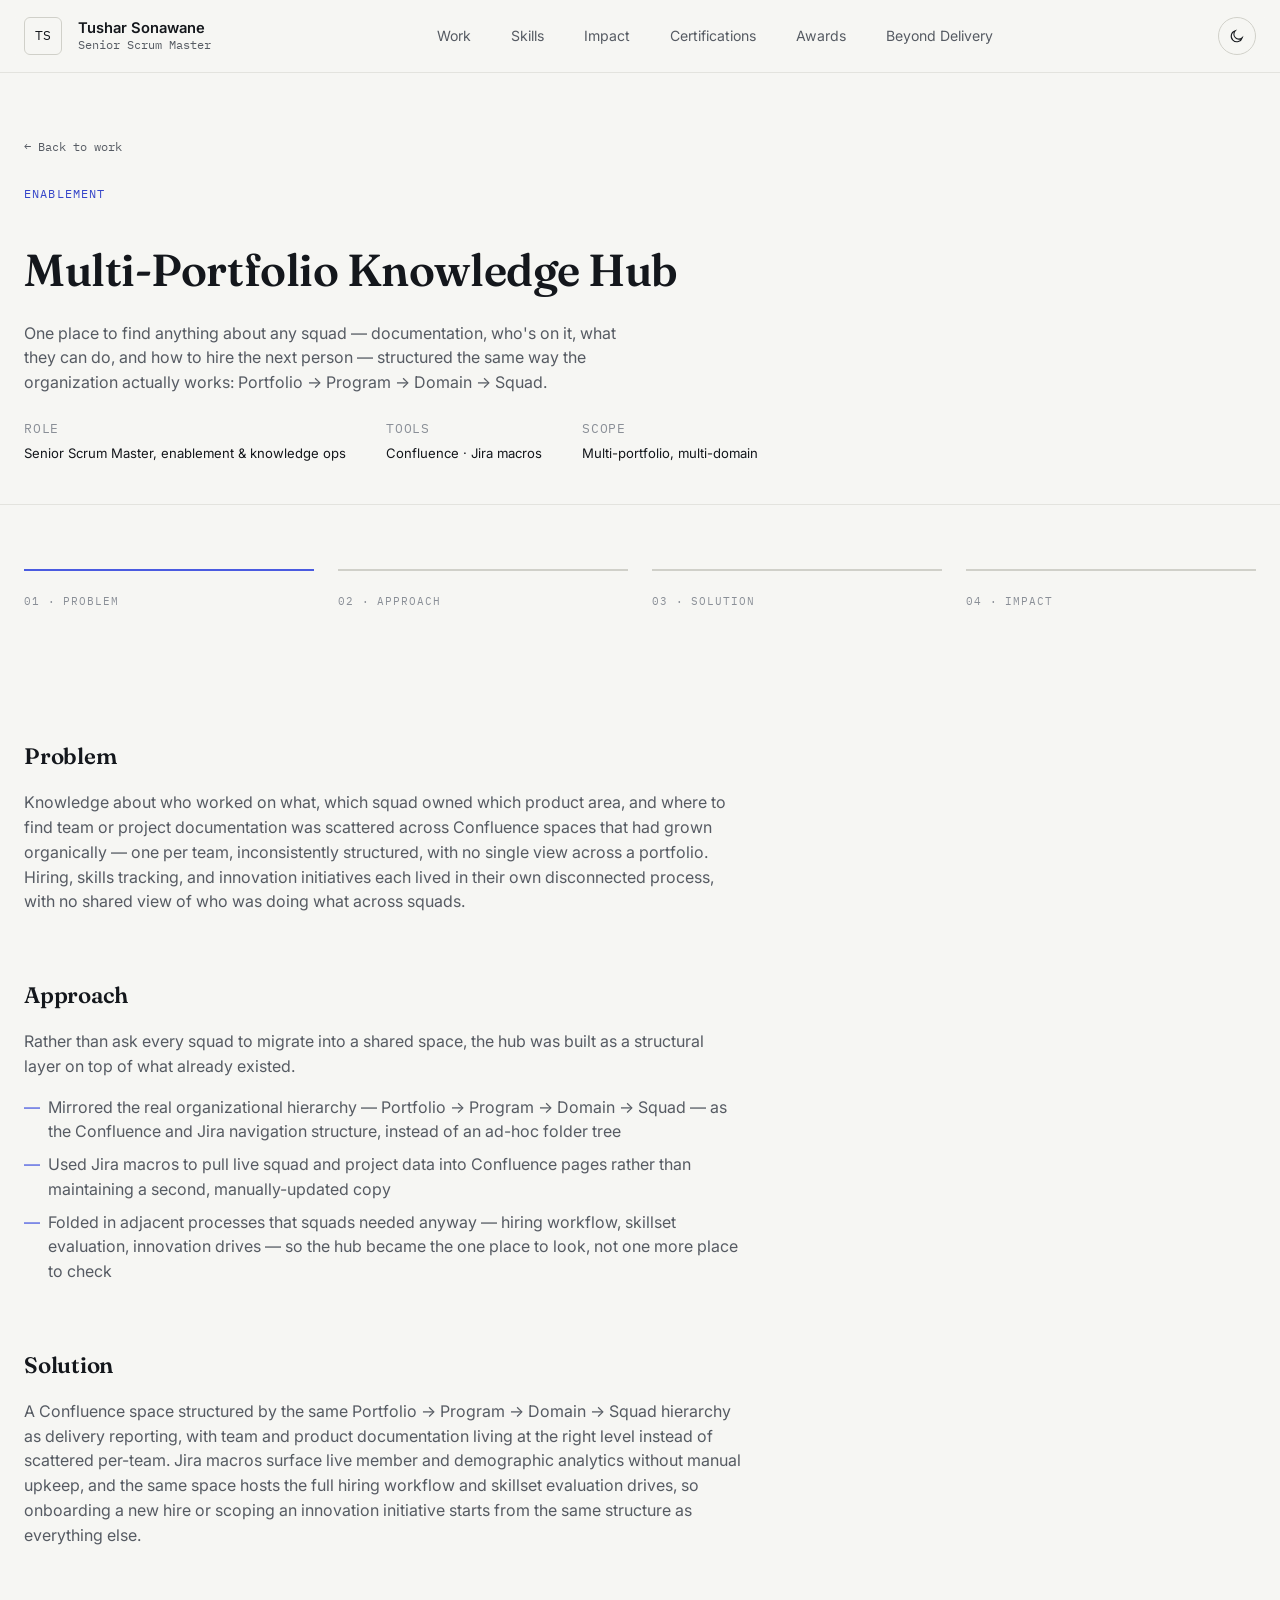
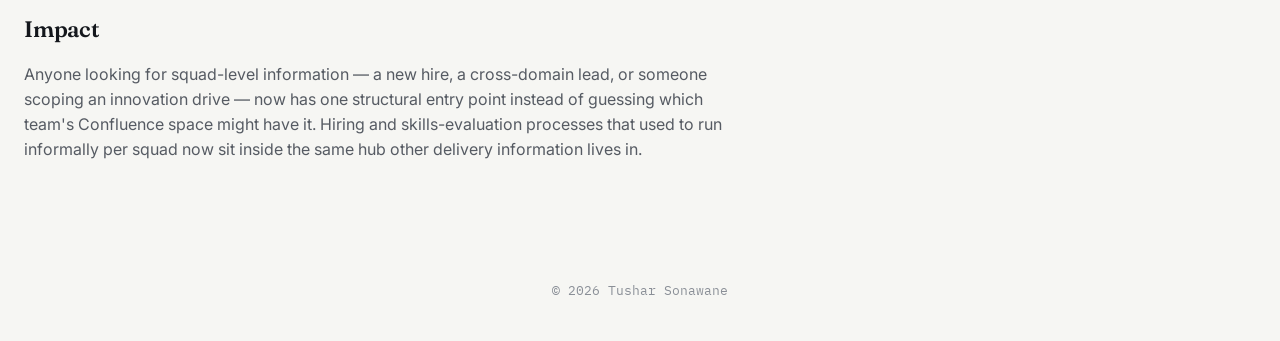
<file: projects/portfolio-knowledge-hub.html>
<!doctype html>
<html lang="en">
<head>
<meta charset="UTF-8">
<meta name="viewport" content="width=device-width, initial-scale=1.0">
<title>Multi-Portfolio Knowledge Hub — Tushar Sonawane</title>
<meta name="description" content="A Portfolio to Squad knowledge base covering documentation, member analytics, hiring workflow, and skills evaluation, live off Jira and Confluence.">
<meta property="og:title" content="Multi-Portfolio Knowledge Hub — Tushar Sonawane">
<meta property="og:description" content="A Portfolio → Program → Domain → Squad knowledge base spanning documentation, analytics, hiring, and skills evaluation.">
<meta property="og:type" content="article">
<meta property="og:image" content="../assets/images/og-image.jpg">
<link rel="icon" href="data:,">
<link rel="preconnect" href="https://fonts.googleapis.com">
<link rel="preconnect" href="https://fonts.gstatic.com" crossorigin>
<link href="https://fonts.googleapis.com/css2?family=Fraunces:opsz,wght@9..144,500;9..144,600&family=Inter:wght@400;500;600&family=IBM+Plex+Mono:wght@400;500&display=swap" rel="stylesheet">
<link rel="stylesheet" href="../assets/css/style.css">
</head>
<body>
<a class="skip-link" href="#main-content">Skip to main content</a>

<header class="site-nav">
  <div class="wrap">
    <a class="brand" href="../index.html">
      <span class="brand-mark">TS</span>
      <span class="brand-text"><span class="name">Tushar Sonawane</span><span class="role">Senior Scrum Master</span></span>
    </a>
    <nav class="nav-links" data-nav-links aria-label="Primary">
      <a href="../index.html#work">Work</a>
      <a href="../index.html#skills">Skills</a>
      <a href="../index.html#impact">Impact</a>
      <a href="../pages/certifications.html">Certifications</a>
      <a href="../pages/awards.html">Awards</a>
      <a href="../pages/beyond-delivery.html">Beyond Delivery</a>
    </nav>
    <div class="nav-actions">
      <button class="theme-toggle" data-theme-toggle aria-label="Toggle light and dark theme"></button>
    </div>
  </div>
</header>

<main id="main-content">
  <section class="case-hero">
    <div class="wrap">
      <a class="back-link" href="../index.html#work">← Back to work</a>
      <span class="eyebrow">Enablement</span>
      <h1>Multi-Portfolio Knowledge Hub</h1>
      <p class="sub" style="color:var(--text-muted); max-width:60ch;">One place to find anything about any squad — documentation, who's on it, what they can do, and how to hire the next person — structured the same way the organization actually works: Portfolio → Program → Domain → Squad.</p>
      <div class="case-meta">
        <div><div class="meta-label">Role</div>Senior Scrum Master, enablement & knowledge ops</div>
        <div><div class="meta-label">Tools</div>Confluence · Jira macros</div>
        <div><div class="meta-label">Scope</div>Multi-portfolio, multi-domain</div>
      </div>
    </div>
  </section>

  <div class="wrap">
    <div class="case-flow">
      <div class="case-flow-step is-current"><span class="step-label">01 · Problem</span></div>
      <div class="case-flow-step"><span class="step-label">02 · Approach</span></div>
      <div class="case-flow-step"><span class="step-label">03 · Solution</span></div>
      <div class="case-flow-step"><span class="step-label">04 · Impact</span></div>
    </div>

    <article class="case-body">
      <h2>Problem</h2>
      <p>Knowledge about who worked on what, which squad owned which product area, and where to find team or project documentation was scattered across Confluence spaces that had grown organically — one per team, inconsistently structured, with no single view across a portfolio. Hiring, skills tracking, and innovation initiatives each lived in their own disconnected process, with no shared view of who was doing what across squads.</p>

      <h2>Approach</h2>
      <p>Rather than ask every squad to migrate into a shared space, the hub was built as a structural layer on top of what already existed.</p>
      <ul>
        <li>Mirrored the real organizational hierarchy — Portfolio → Program → Domain → Squad — as the Confluence and Jira navigation structure, instead of an ad-hoc folder tree</li>
        <li>Used Jira macros to pull live squad and project data into Confluence pages rather than maintaining a second, manually-updated copy</li>
        <li>Folded in adjacent processes that squads needed anyway — hiring workflow, skillset evaluation, innovation drives — so the hub became the one place to look, not one more place to check</li>
      </ul>

      <h2>Solution</h2>
      <p>A Confluence space structured by the same Portfolio → Program → Domain → Squad hierarchy as delivery reporting, with team and product documentation living at the right level instead of scattered per-team. Jira macros surface live member and demographic analytics without manual upkeep, and the same space hosts the full hiring workflow and skillset evaluation drives, so onboarding a new hire or scoping an innovation initiative starts from the same structure as everything else.</p>

      <h2>Impact</h2>
      <p>Anyone looking for squad-level information — a new hire, a cross-domain lead, or someone scoping an innovation drive — now has one structural entry point instead of guessing which team's Confluence space might have it. Hiring and skills-evaluation processes that used to run informally per squad now sit inside the same hub other delivery information lives in.</p>
    </article>
  </div>
</main>

<footer class="site-footer">
  <div class="wrap">
    <p class="footer-copy">© <span data-year></span> Tushar Sonawane</p>
  </div>
</footer>

<script src="../assets/js/site-data.js"></script>
<script src="../assets/js/main.js"></script>
</body>
</html>
</file>
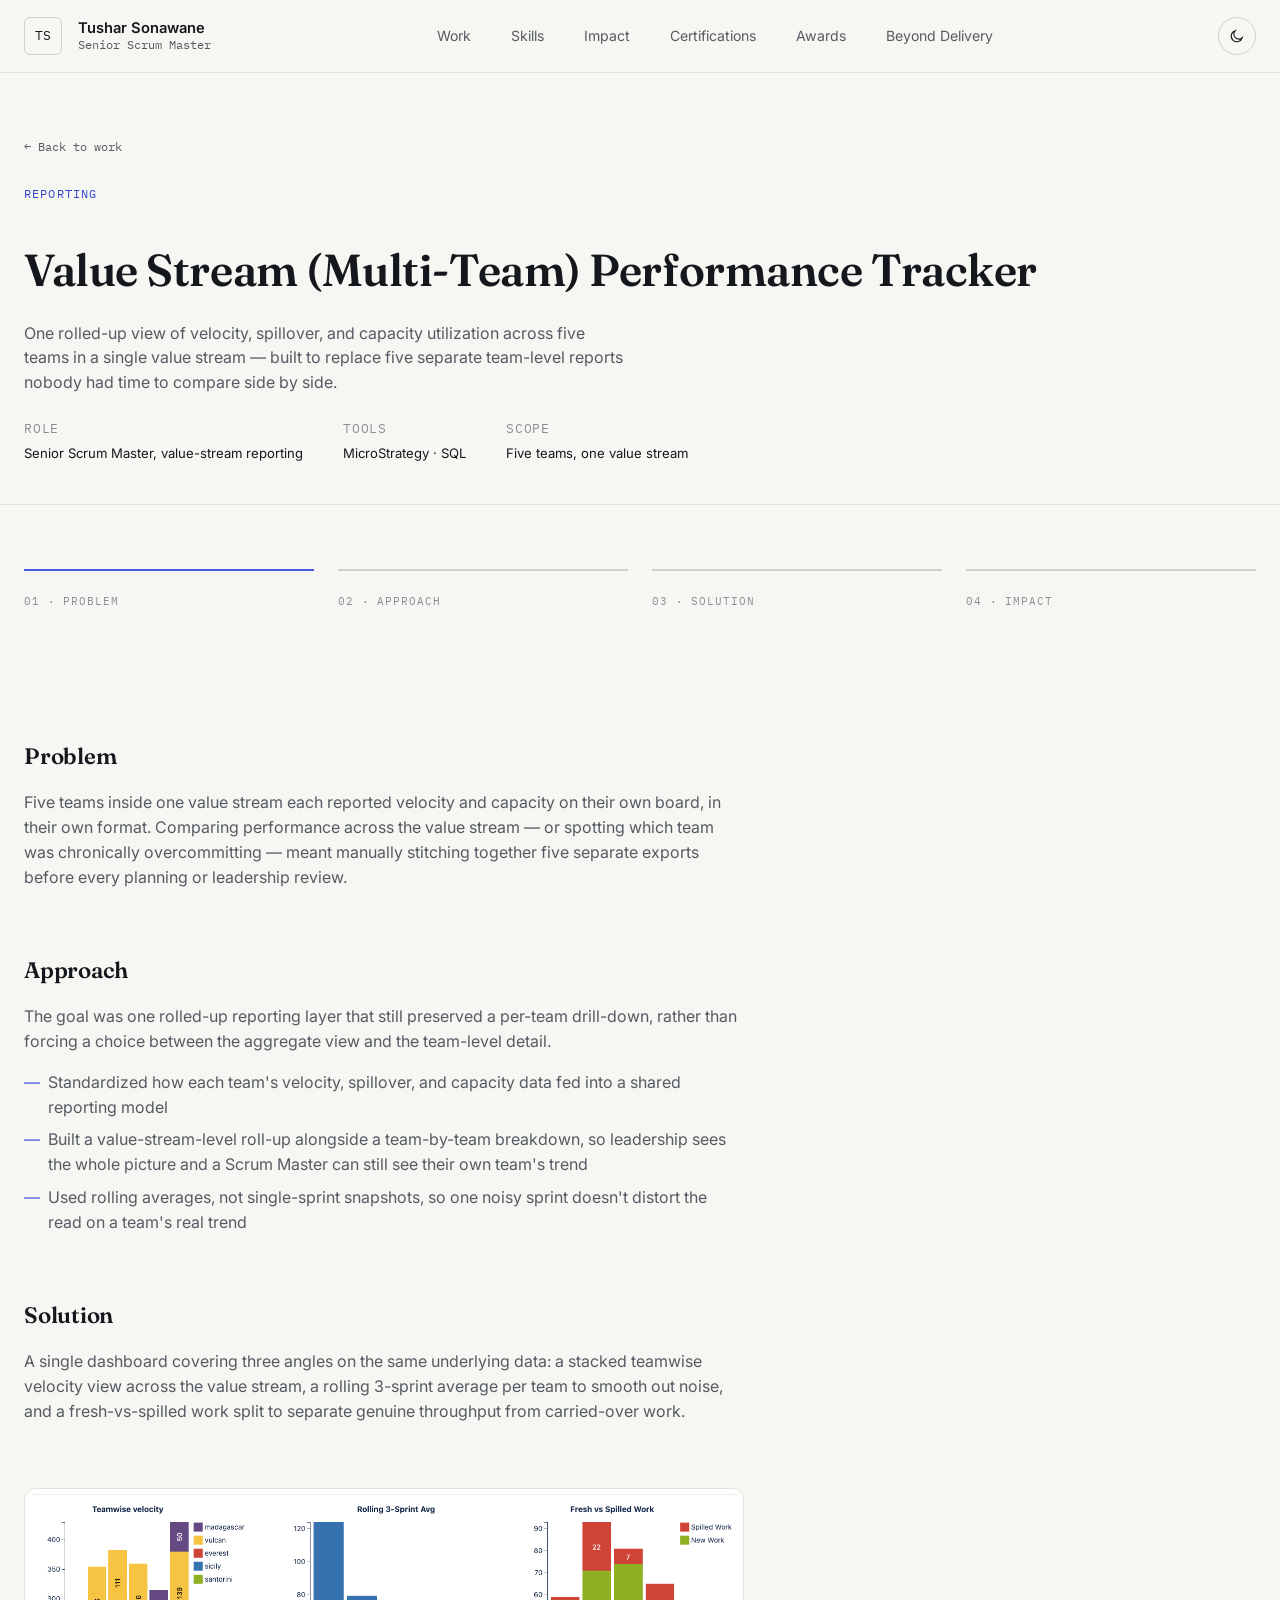
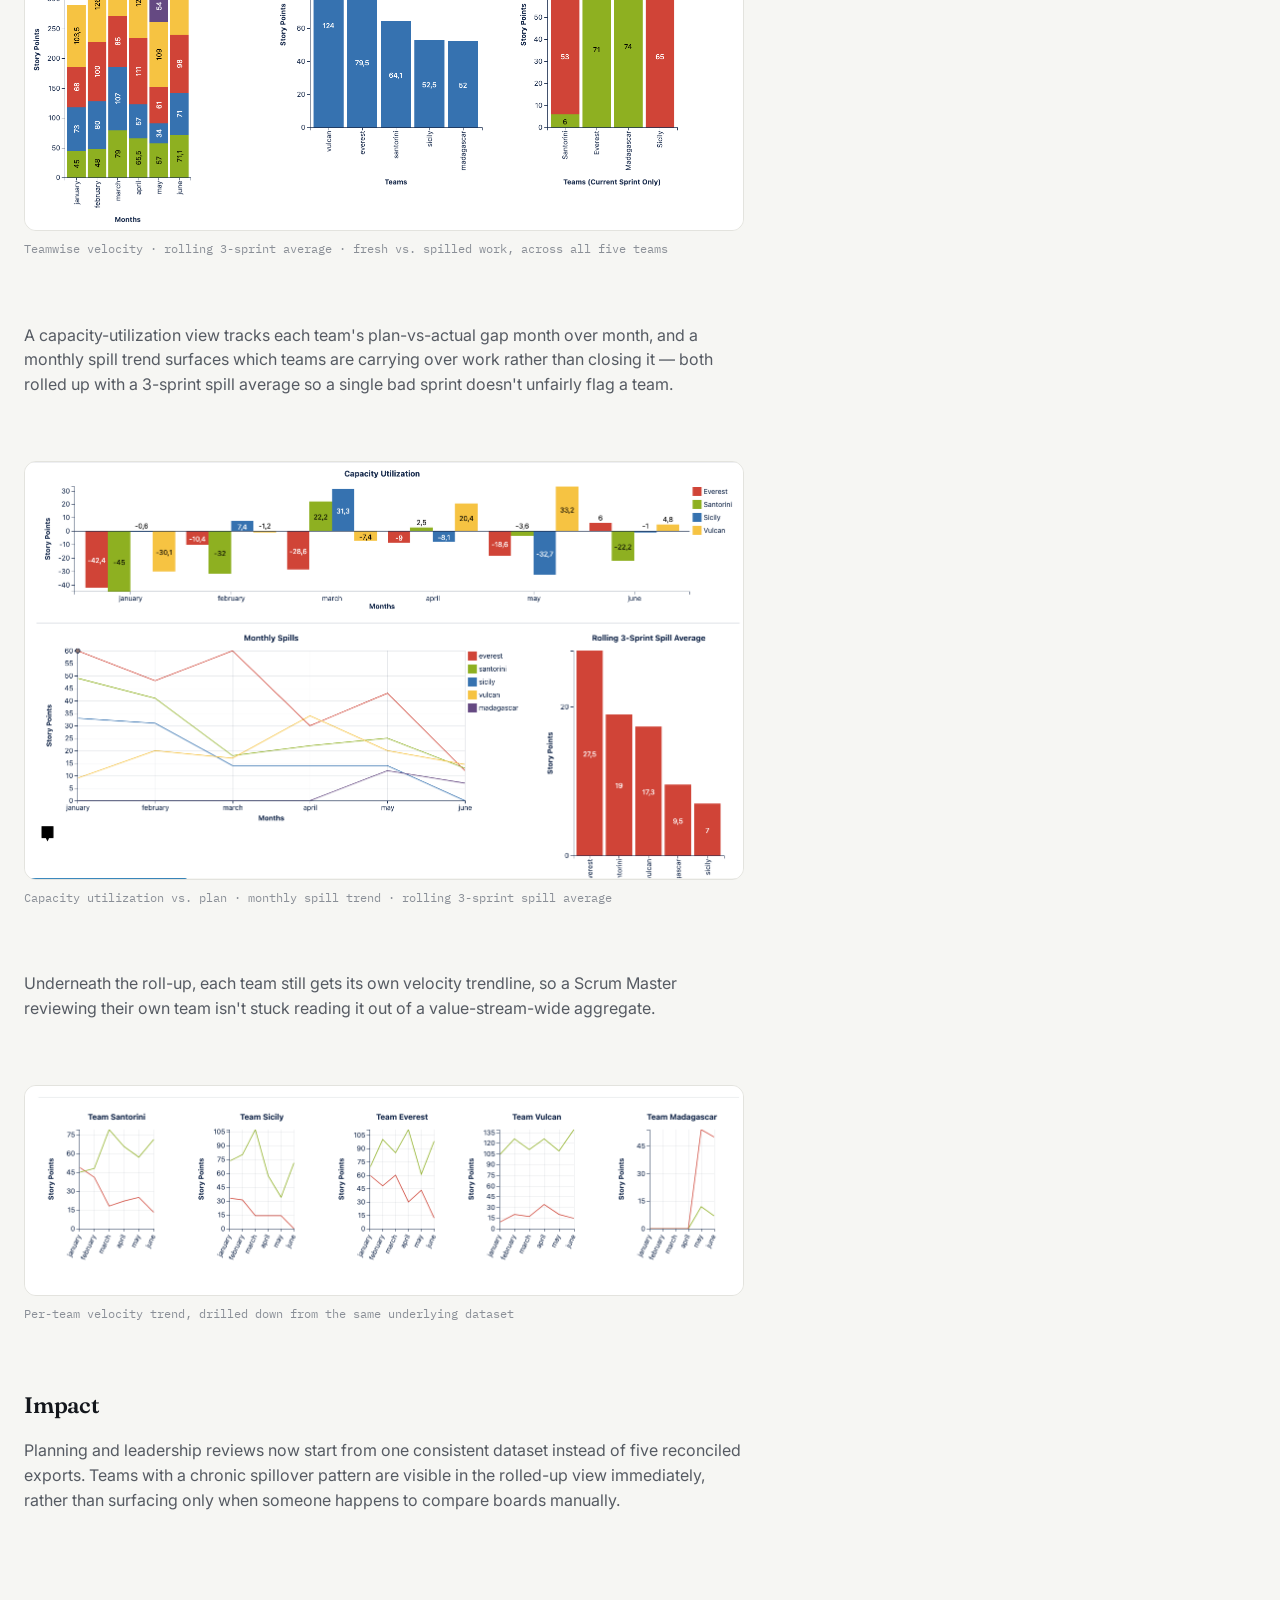
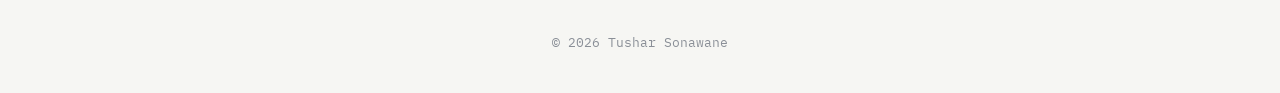
<file: projects/valuestream-performance-tracker.html>
<!doctype html>
<html lang="en">
<head>
<meta charset="UTF-8">
<meta name="viewport" content="width=device-width, initial-scale=1.0">
<title>Value Stream (Multi-Team) Performance Tracker — Tushar Sonawane</title>
<meta name="description" content="A single reporting layer rolling up velocity, spillover, and capacity utilization across five teams in one value stream.">
<meta property="og:title" content="Value Stream (Multi-Team) Performance Tracker — Tushar Sonawane">
<meta property="og:description" content="Velocity, spillover, and capacity utilization rolled up across five teams in one value stream.">
<meta property="og:type" content="article">
<meta property="og:image" content="../assets/images/og-image.jpg">
<link rel="icon" href="data:,">
<link rel="preconnect" href="https://fonts.googleapis.com">
<link rel="preconnect" href="https://fonts.gstatic.com" crossorigin>
<link href="https://fonts.googleapis.com/css2?family=Fraunces:opsz,wght@9..144,500;9..144,600&family=Inter:wght@400;500;600&family=IBM+Plex+Mono:wght@400;500&display=swap" rel="stylesheet">
<link rel="stylesheet" href="../assets/css/style.css">
<style>
  .case-figure { margin: var(--space-6) 0; }
  .case-figure img { width: 100%; border: 1px solid var(--border); border-radius: var(--radius-m); display: block; }
  .case-figure figcaption { margin-top: var(--space-2); font-family: var(--font-mono); font-size: 0.78rem; color: var(--text-faint); }
</style>
</head>
<body>
<a class="skip-link" href="#main-content">Skip to main content</a>

<header class="site-nav">
  <div class="wrap">
    <a class="brand" href="../index.html">
      <span class="brand-mark">TS</span>
      <span class="brand-text"><span class="name">Tushar Sonawane</span><span class="role">Senior Scrum Master</span></span>
    </a>
    <nav class="nav-links" data-nav-links aria-label="Primary">
      <a href="../index.html#work">Work</a>
      <a href="../index.html#skills">Skills</a>
      <a href="../index.html#impact">Impact</a>
      <a href="../pages/certifications.html">Certifications</a>
      <a href="../pages/awards.html">Awards</a>
      <a href="../pages/beyond-delivery.html">Beyond Delivery</a>
    </nav>
    <div class="nav-actions">
      <button class="theme-toggle" data-theme-toggle aria-label="Toggle light and dark theme"></button>
    </div>
  </div>
</header>

<main id="main-content">
  <section class="case-hero">
    <div class="wrap">
      <a class="back-link" href="../index.html#work">← Back to work</a>
      <span class="eyebrow">Reporting</span>
      <h1>Value Stream (Multi-Team) Performance Tracker</h1>
      <p class="sub" style="color:var(--text-muted); max-width:60ch;">One rolled-up view of velocity, spillover, and capacity utilization across five teams in a single value stream — built to replace five separate team-level reports nobody had time to compare side by side.</p>
      <div class="case-meta">
        <div><div class="meta-label">Role</div>Senior Scrum Master, value-stream reporting</div>
        <div><div class="meta-label">Tools</div>MicroStrategy · SQL</div>
        <div><div class="meta-label">Scope</div>Five teams, one value stream</div>
      </div>
    </div>
  </section>

  <div class="wrap">
    <div class="case-flow">
      <div class="case-flow-step is-current"><span class="step-label">01 · Problem</span></div>
      <div class="case-flow-step"><span class="step-label">02 · Approach</span></div>
      <div class="case-flow-step"><span class="step-label">03 · Solution</span></div>
      <div class="case-flow-step"><span class="step-label">04 · Impact</span></div>
    </div>

    <article class="case-body">
      <h2>Problem</h2>
      <p>Five teams inside one value stream each reported velocity and capacity on their own board, in their own format. Comparing performance across the value stream — or spotting which team was chronically overcommitting — meant manually stitching together five separate exports before every planning or leadership review.</p>

      <h2>Approach</h2>
      <p>The goal was one rolled-up reporting layer that still preserved a per-team drill-down, rather than forcing a choice between the aggregate view and the team-level detail.</p>
      <ul>
        <li>Standardized how each team's velocity, spillover, and capacity data fed into a shared reporting model</li>
        <li>Built a value-stream-level roll-up alongside a team-by-team breakdown, so leadership sees the whole picture and a Scrum Master can still see their own team's trend</li>
        <li>Used rolling averages, not single-sprint snapshots, so one noisy sprint doesn't distort the read on a team's real trend</li>
      </ul>

      <h2>Solution</h2>
      <p>A single dashboard covering three angles on the same underlying data: a stacked teamwise velocity view across the value stream, a rolling 3-sprint average per team to smooth out noise, and a fresh-vs-spilled work split to separate genuine throughput from carried-over work.</p>

      <figure class="case-figure">
        <img src="../assets/images/projects/valuestream-tracker.jpg" alt="Teamwise velocity, rolling 3-sprint average, and fresh vs spilled work charts across five teams">
        <figcaption>Teamwise velocity · rolling 3-sprint average · fresh vs. spilled work, across all five teams</figcaption>
      </figure>

      <p>A capacity-utilization view tracks each team's plan-vs-actual gap month over month, and a monthly spill trend surfaces which teams are carrying over work rather than closing it — both rolled up with a 3-sprint spill average so a single bad sprint doesn't unfairly flag a team.</p>

      <figure class="case-figure">
        <img src="../assets/images/projects/valuestream-tracker-2.jpg" alt="Capacity utilization, monthly spills, and rolling 3-sprint spill average charts">
        <figcaption>Capacity utilization vs. plan · monthly spill trend · rolling 3-sprint spill average</figcaption>
      </figure>

      <p>Underneath the roll-up, each team still gets its own velocity trendline, so a Scrum Master reviewing their own team isn't stuck reading it out of a value-stream-wide aggregate.</p>

      <figure class="case-figure">
        <img src="../assets/images/projects/valuestream-tracker-3.jpg" alt="Individual team velocity trend charts for each of the five teams">
        <figcaption>Per-team velocity trend, drilled down from the same underlying dataset</figcaption>
      </figure>

      <h2>Impact</h2>
      <p>Planning and leadership reviews now start from one consistent dataset instead of five reconciled exports. Teams with a chronic spillover pattern are visible in the rolled-up view immediately, rather than surfacing only when someone happens to compare boards manually.</p>
    </article>
  </div>
</main>

<footer class="site-footer">
  <div class="wrap">
    <p class="footer-copy">© <span data-year></span> Tushar Sonawane</p>
  </div>
</footer>

<script src="../assets/js/site-data.js"></script>
<script src="../assets/js/main.js"></script>
</body>
</html>
</file>
<file: assets/css/style.css>
/* ==========================================================================
   DESIGN SYSTEM
   Display:  'Fraunces'      — editorial serif, used with restraint
   Body:     'Inter'         — clean, high-legibility sans
   Utility:  'IBM Plex Mono' — labels, stats, breadcrumb (systems/data mood)
   ========================================================================== */

:root {
  /* --- color: dark (default) --- */
  --bg: #0B0D10;
  --bg-elevated: #14171C;
  --bg-elevated-2: #1B1F25;
  --text: #ECEDEF;
  --text-muted: #9AA0AA;
  --text-faint: #666C77;
  --border: #23262C;
  --border-strong: #33373F;
  --accent: #6E7FF3;
  --accent-strong: #8B99F6;
  --accent-soft: rgba(110, 127, 243, 0.12);
  --accent-contrast: #0B0D10;
  --shadow: 0 20px 60px -20px rgba(0, 0, 0, 0.6);

  /* --- type scale --- */
  --font-display: "Fraunces", Georgia, serif;
  --font-body: "Inter", -apple-system, BlinkMacSystemFont, sans-serif;
  --font-mono: "IBM Plex Mono", ui-monospace, monospace;

  --space-1: 0.25rem;
  --space-2: 0.5rem;
  --space-3: 1rem;
  --space-4: 1.5rem;
  --space-5: 2.5rem;
  --space-6: 4rem;
  --space-7: 6rem;
  --space-8: 9rem;

  --radius-s: 6px;
  --radius-m: 12px;
  --radius-l: 20px;

  --max-width: 1360px;
  --ease: cubic-bezier(0.16, 1, 0.3, 1);
}

[data-theme="light"] {
  --bg: #F6F6F3;
  --bg-elevated: #FFFFFF;
  --bg-elevated-2: #EFEFEA;
  --text: #14171C;
  --text-muted: #565B63;
  --text-faint: #8A8F97;
  --border: #E3E3DE;
  --border-strong: #D0D0C9;
  --accent: #4A5BE0;
  --accent-strong: #3646C9;
  --accent-soft: rgba(74, 91, 224, 0.08);
  --accent-contrast: #FFFFFF;
  --shadow: 0 20px 60px -25px rgba(20, 23, 28, 0.18);
}

/* ---------- reset ---------- */
*, *::before, *::after { box-sizing: border-box; }
html { scroll-behavior: smooth; }
@media (prefers-reduced-motion: reduce) {
  html { scroll-behavior: auto; }
  *, *::before, *::after { animation-duration: 0.001ms !important; animation-iteration-count: 1 !important; transition-duration: 0.001ms !important; scroll-behavior: auto !important; }
}
body {
  margin: 0;
  background: var(--bg);
  color: var(--text);
  font-family: var(--font-body);
  font-size: 16px;
  line-height: 1.55;
  -webkit-font-smoothing: antialiased;
  transition: background 0.3s var(--ease), color 0.3s var(--ease);
}
img { max-width: 100%; display: block; }
a { color: inherit; text-decoration: none; }
ul { list-style: none; margin: 0; padding: 0; }
h1, h2, h3, h4 { margin: 0; font-family: var(--font-display); font-weight: 600; letter-spacing: -0.01em; }
p { margin: 0; }
button { font-family: inherit; cursor: pointer; }
:focus-visible { outline: 2px solid var(--accent); outline-offset: 3px; border-radius: 4px; }

.wrap { max-width: var(--max-width); margin: 0 auto; padding: 0 var(--space-4); }
@media (min-width: 1600px) {
  .wrap { max-width: 1560px; padding: 0 var(--space-5); }
}
@media (min-width: 1920px) {
  .wrap { max-width: 1760px; }
}
.skip-link {
  position: absolute; left: -9999px; top: 0; background: var(--accent); color: var(--accent-contrast);
  padding: var(--space-2) var(--space-3); z-index: 200; border-radius: var(--radius-s);
}
.skip-link:focus { left: var(--space-3); top: var(--space-3); }

/* ---------- eyebrow / breadcrumb (signature device) ---------- */
.breadcrumb-flow {
  display: flex; align-items: center; gap: var(--space-2);
  font-family: var(--font-mono); font-size: 0.72rem; letter-spacing: 0.08em; text-transform: uppercase;
  color: var(--text-muted); flex-wrap: wrap;
}
.breadcrumb-flow .node { color: var(--text); }
.breadcrumb-flow .sep { color: var(--accent); opacity: 0.8; }

.eyebrow {
  font-family: var(--font-mono); font-size: 0.72rem; letter-spacing: 0.1em; text-transform: uppercase;
  color: var(--accent-strong); margin-bottom: var(--space-3); display: inline-block;
}

/* ---------- nav ---------- */
.site-nav {
  position: sticky; top: 0; z-index: 100;
  background: color-mix(in srgb, var(--bg) 88%, transparent);
  backdrop-filter: blur(10px);
  border-bottom: 1px solid var(--border);
}
.site-nav .wrap { display: flex; align-items: center; justify-content: space-between; height: 72px; }
.brand { display: flex; align-items: center; gap: var(--space-3); }
.brand-mark {
  width: 38px; height: 38px; border-radius: var(--radius-s); border: 1px solid var(--border-strong);
  display: flex; align-items: center; justify-content: center;
  font-family: var(--font-mono); font-size: 0.8rem; letter-spacing: 0.02em; color: var(--text);
}
.brand-text { display: flex; flex-direction: column; line-height: 1.2; }
.brand-text .name { font-size: 0.92rem; font-weight: 600; }
.brand-text .role { font-size: 0.72rem; color: var(--text-muted); font-family: var(--font-mono); }

.nav-links { display: flex; align-items: center; gap: var(--space-5); }
.nav-links a {
  font-size: 0.88rem; color: var(--text-muted); position: relative; padding: var(--space-1) 0;
  transition: color 0.2s var(--ease);
}
.nav-links a:hover, .nav-links a.active { color: var(--text); }
.nav-links a.active::after {
  content: ""; position: absolute; left: 0; right: 0; bottom: -4px; height: 1px; background: var(--accent);
}
.nav-actions { display: flex; align-items: center; gap: var(--space-3); }
.theme-toggle {
  width: 38px; height: 38px; border-radius: 50%; border: 1px solid var(--border-strong);
  background: transparent; color: var(--text); display: flex; align-items: center; justify-content: center;
  transition: border-color 0.2s var(--ease), transform 0.2s var(--ease);
}
.theme-toggle:hover { border-color: var(--accent); transform: translateY(-1px); }
.theme-toggle svg { width: 16px; height: 16px; }

/* ---------- buttons ---------- */
.btn {
  display: inline-flex; align-items: center; gap: var(--space-2);
  padding: 0.85rem 1.4rem; border-radius: var(--radius-s);
  font-size: 0.9rem; font-weight: 500; border: 1px solid transparent;
  transition: transform 0.2s var(--ease), border-color 0.2s var(--ease), background 0.2s var(--ease);
}
.btn-primary { background: var(--accent); color: #fff; }
.btn-primary:hover { transform: translateY(-2px); background: var(--accent-strong); }
.btn-secondary { border-color: var(--border-strong); color: var(--text); }
.btn-secondary:hover { transform: translateY(-2px); border-color: var(--accent); }
.btn-ghost { color: var(--accent-strong); }
.btn-ghost:hover { text-decoration: underline; text-underline-offset: 4px; }

/* ---------- hero ---------- */
.hero { padding: var(--space-5) 0 var(--space-6); border-bottom: 1px solid var(--border); position: relative; }
.hero-scroll-hint {
  position: absolute; left: 50%; bottom: var(--space-3); transform: translateX(-50%);
  display: flex; flex-direction: column; align-items: center; gap: var(--space-1);
  color: var(--text-faint); font-family: var(--font-mono); font-size: 0.66rem; letter-spacing: 0.1em; text-transform: uppercase;
  transition: color 0.2s var(--ease);
}
.hero-scroll-hint:hover { color: var(--accent-strong); }
.hero-scroll-hint svg { width: 15px; height: 15px; animation: hero-scroll-bounce 2s var(--ease) infinite; }
@keyframes hero-scroll-bounce {
  0%, 100% { transform: translateY(0); opacity: 0.6; }
  50% { transform: translateY(5px); opacity: 1; }
}
@media (max-width: 920px) {
  .hero-scroll-hint { display: none; }
}
.hero .wrap { display: grid; grid-template-columns: 1.4fr 0.6fr; gap: var(--space-7); align-items: center; }
.hero h1 {
  font-size: clamp(2.1rem, 4.4vw, 3.4rem); line-height: 1.08; margin: var(--space-3) 0 var(--space-4);
}
.hero .sub { font-size: 1.08rem; color: var(--text-muted); max-width: 46ch; margin-bottom: var(--space-5); }
.hero-ctas { display: flex; gap: var(--space-3); flex-wrap: wrap; margin-bottom: var(--space-6); }
.stat-row { display: grid; grid-template-columns: repeat(4, 1fr); gap: var(--space-4); border-top: 1px solid var(--border); padding-top: var(--space-4); }
.stat-row .stat-value { font-family: var(--font-display); font-size: 1.7rem; color: var(--text); }
.stat-row .stat-label { font-size: 0.78rem; color: var(--text-muted); margin-top: var(--space-1); }

.hero-photo { position: relative; max-width: 380px; justify-self: end; }
.photo-frame {
  border: 1px solid var(--border-strong); border-radius: var(--radius-m); overflow: hidden; background: var(--bg-elevated);
  /* Tune crop here: taller ratio + higher focus point = tighter, more portrait-like framing */
  aspect-ratio: 3 / 4;
}
.photo-frame img {
  width: 100%; height: 100%; object-fit: cover; object-position: center 18%;
  filter: grayscale(0.15) contrast(1.03);
}
.photo-plaque {
  margin-top: var(--space-3); padding-top: var(--space-3); border-top: 1px solid var(--border);
  font-family: var(--font-mono); font-size: 0.72rem; color: var(--text-faint); letter-spacing: 0.03em;
}

/* ---------- hero contact icons (LinkedIn / Mail / WhatsApp) ---------- */
.hero-contact-row { display: flex; gap: var(--space-2); margin-top: var(--space-4); flex-wrap: wrap; }
.hero-contact-icon {
  display: inline-flex; align-items: center; gap: var(--space-2); padding: 0.55rem 0.95rem;
  border: 1px solid var(--border); border-radius: var(--radius-s); background: transparent;
  color: var(--text-muted); flex: 0 0 auto;
  transition: background 0.25s var(--ease), border-color 0.25s var(--ease), color 0.25s var(--ease);
}
.hero-contact-icon:hover { background: var(--bg-elevated); border-color: var(--accent); color: var(--text); }
.hero-contact-icon svg { width: 16px; height: 16px; flex-shrink: 0; }
.hero-contact-icon span { font-size: 0.8rem; font-weight: 500; white-space: nowrap; }

/* ---------- section shell ---------- */
.section { padding: var(--space-7) 0; border-bottom: 1px solid var(--border); }
.section-head { display: flex; justify-content: space-between; align-items: flex-end; gap: var(--space-4); margin-bottom: var(--space-5); flex-wrap: wrap; }
.section-head h2 { font-size: clamp(1.6rem, 2.6vw, 2.1rem); }

/* ---------- project grid ---------- */
.project-grid { display: grid; grid-template-columns: repeat(3, 1fr); gap: var(--space-4); }
.project-card {
  background: var(--bg-elevated); border: 1px solid var(--border); border-radius: var(--radius-m);
  overflow: hidden; display: flex; flex-direction: column; transition: transform 0.3s var(--ease), border-color 0.3s var(--ease);
}
.project-card:hover { transform: translateY(-4px); border-color: var(--border-strong); }
.project-thumb { aspect-ratio: 16/10; background: var(--bg-elevated-2); border-bottom: 1px solid var(--border); }
.project-thumb img { width: 100%; height: 100%; object-fit: cover; }
.project-body { padding: var(--space-4); display: flex; flex-direction: column; gap: var(--space-2); flex: 1; }
.project-category { font-family: var(--font-mono); font-size: 0.68rem; letter-spacing: 0.08em; text-transform: uppercase; color: var(--accent-strong); }
.project-card h3 { font-size: 1.15rem; }
.project-card p { color: var(--text-muted); font-size: 0.9rem; flex: 1; }
.project-tag { font-family: var(--font-mono); font-size: 0.72rem; color: var(--text-faint); padding-top: var(--space-2); border-top: 1px solid var(--border); }
.project-link-row { display: flex; align-items: center; justify-content: space-between; margin-top: var(--space-2); }

/* ---------- skills strip ---------- */
.skill-strip { display: flex; flex-wrap: wrap; gap: var(--space-3); }
.skill-tag {
  font-family: var(--font-mono); font-size: 0.82rem; padding: 0.65rem 1rem; border: 1px solid var(--border-strong);
  border-radius: 999px; color: var(--text-muted); transition: color 0.2s, border-color 0.2s;
}
.skill-tag:hover { color: var(--text); border-color: var(--accent); }

/* ---------- impact ---------- */
.impact-grid { display: grid; grid-template-columns: repeat(3, 1fr); gap: var(--space-4); }
.impact-card { border: 1px solid var(--border); border-radius: var(--radius-m); padding: var(--space-5); background: var(--bg-elevated); }
.impact-value { font-family: var(--font-display); font-size: 2.1rem; white-space: pre-line; line-height: 1.15; }
.impact-label { margin-top: var(--space-2); font-weight: 600; font-size: 0.98rem; }
.impact-detail { margin-top: var(--space-2); color: var(--text-muted); font-size: 0.88rem; }

/* ---------- testimonials ---------- */
.testimonial-wrap { position: relative; max-width: 760px; }
.testimonial-track { overflow: hidden; }
.testimonial-slides { display: flex; transition: transform 0.5s var(--ease); }
.testimonial-slide { min-width: 100%; padding: var(--space-5); border: 1px solid var(--border); border-radius: var(--radius-m); background: var(--bg-elevated); }
.testimonial-slide blockquote { margin: 0; font-family: var(--font-display); font-size: 1.3rem; line-height: 1.4; }
.testimonial-meta { margin-top: var(--space-4); font-size: 0.85rem; color: var(--text-muted); }
.testimonial-meta strong { color: var(--text); font-weight: 600; }
.testimonial-controls { display: flex; gap: var(--space-2); margin-top: var(--space-4); }
.testimonial-controls button {
  width: 36px; height: 36px; border-radius: 50%; border: 1px solid var(--border-strong); background: transparent; color: var(--text);
}
.testimonial-controls button:hover { border-color: var(--accent); }
.placeholder-note { margin-top: var(--space-3); font-family: var(--font-mono); font-size: 0.72rem; color: var(--text-faint); }

/* ---------- about ---------- */
.about-grid { display: grid; grid-template-columns: 1.1fr 0.9fr; gap: var(--space-7); }
.about-grid p { color: var(--text-muted); margin-bottom: var(--space-3); }
.cert-list, .trajectory-list { margin-top: var(--space-4); display: flex; flex-direction: column; gap: var(--space-3); }
.cert-item, .trajectory-item { border-left: 2px solid var(--border-strong); padding-left: var(--space-3); }
.cert-item .cert-name { font-weight: 600; font-size: 0.95rem; }
.cert-item .cert-org, .trajectory-item .traj-org { font-size: 0.82rem; color: var(--text-muted); }
.trajectory-item .traj-period { font-family: var(--font-mono); font-size: 0.72rem; color: var(--accent-strong); text-transform: uppercase; letter-spacing: 0.06em; }
.trajectory-item .traj-title { font-weight: 600; margin: var(--space-1) 0 var(--space-1); }

/* ---------- contact ---------- */
.contact-panel {
  display: grid; grid-template-columns: 1fr 1fr; gap: var(--space-6);
  border: 1px solid var(--border); border-radius: var(--radius-l); padding: var(--space-6); background: var(--bg-elevated);
}
.contact-panel h2 { font-size: clamp(1.6rem, 2.6vw, 2.2rem); margin-bottom: var(--space-3); }
.contact-links { display: flex; flex-direction: column; gap: var(--space-3); }
.contact-links a { display: flex; align-items: center; gap: var(--space-2); font-size: 0.95rem; color: var(--text-muted); transition: color 0.2s; }
.contact-links a:hover { color: var(--accent-strong); }
.contact-ctas { display: flex; gap: var(--space-3); flex-wrap: wrap; align-items: flex-start; }

/* ---------- footer ---------- */
.site-footer { padding: var(--space-5) 0; }
.site-footer .wrap { display: flex; justify-content: center; align-items: center; }
.footer-copy { font-size: 0.8rem; color: var(--text-faint); font-family: var(--font-mono); }

/* ---------- reveal-on-scroll ---------- */
.reveal { opacity: 0; transform: translateY(18px); transition: opacity 0.6s var(--ease), transform 0.6s var(--ease); }
.reveal.is-visible { opacity: 1; transform: none; }

/* ---------- project detail page ---------- */
.case-hero { padding: var(--space-6) 0 var(--space-5); border-bottom: 1px solid var(--border); }
.case-hero .back-link, .page-hero .back-link { display: block; font-family: var(--font-mono); font-size: 0.78rem; color: var(--text-muted); margin-bottom: var(--space-4); }
.case-hero .back-link:hover, .page-hero .back-link:hover { color: var(--accent-strong); }
.case-hero h1 { font-size: clamp(1.9rem, 4vw, 2.8rem); margin: var(--space-3) 0 var(--space-3); }
.case-meta { display: flex; gap: var(--space-5); flex-wrap: wrap; margin-top: var(--space-4); }
.case-meta div { font-size: 0.82rem; }
.case-meta .meta-label { font-family: var(--font-mono); text-transform: uppercase; letter-spacing: 0.06em; color: var(--text-faint); margin-bottom: var(--space-1); }
.case-flow { display: grid; grid-template-columns: repeat(4, 1fr); gap: var(--space-4); padding: var(--space-6) 0; }
.case-flow-step { border-top: 2px solid var(--border-strong); padding-top: var(--space-3); }
.case-flow-step.is-current { border-color: var(--accent); }
.case-flow-step .step-label { font-family: var(--font-mono); font-size: 0.7rem; text-transform: uppercase; letter-spacing: 0.08em; color: var(--text-faint); }
.case-body { max-width: 72ch; padding-bottom: var(--space-6); }
.case-body h2 { font-size: 1.4rem; margin: var(--space-6) 0 var(--space-3); }
.case-body p { color: var(--text-muted); margin-bottom: var(--space-3); }
.case-body ul { margin: var(--space-3) 0; display: flex; flex-direction: column; gap: var(--space-2); }
.case-body li { color: var(--text-muted); padding-left: var(--space-4); position: relative; }
.case-body li::before { content: "—"; position: absolute; left: 0; color: var(--accent); }

/* ---------- content pages: certifications / awards / beyond delivery ---------- */
.page-hero { padding: var(--space-6) 0 var(--space-5); border-bottom: 1px solid var(--border); }
.page-hero h1 { font-size: clamp(1.9rem, 4vw, 2.8rem); margin: var(--space-3) 0 var(--space-3); }
.page-section { padding: var(--space-6) 0; border-bottom: 1px solid var(--border); }
.page-section:last-of-type { border-bottom: none; }
.page-section-label { font-size: 1.3rem; margin-bottom: var(--space-4); }

.cert-row-list { display: flex; flex-direction: column; gap: var(--space-3); }
.cert-columns { display: grid; grid-template-columns: 1fr 1fr; gap: var(--space-6); }
.cert-column { border-left: 1px solid var(--border); padding-left: var(--space-5); }
.cert-column:first-child { border-left: none; padding-left: 0; }
.cert-row {
  display: flex; gap: var(--space-4); align-items: center; padding: var(--space-4);
  border: 1px solid var(--border); border-radius: var(--radius-m); background: var(--bg-elevated);
  transition: border-color 0.2s var(--ease);
}
.cert-row:hover { border-color: var(--border-strong); }
.cert-row img { width: 64px; height: 64px; border-radius: var(--radius-s); flex-shrink: 0; object-fit: contain; background: var(--bg-elevated-2); }
.cert-row-name { font-weight: 600; font-size: 1rem; }
.cert-row-issuer { font-family: var(--font-mono); font-size: 0.74rem; color: var(--accent-strong); text-transform: uppercase; letter-spacing: 0.05em; margin-top: var(--space-1); }
.cert-row-brief { color: var(--text-muted); font-size: 0.88rem; margin-top: var(--space-2); }

.tile-grid { display: grid; grid-template-columns: repeat(3, 1fr); gap: var(--space-4); align-items: start; }
.tile-card {
  border: 1px solid var(--border); border-radius: var(--radius-m); background: var(--bg-elevated);
  overflow: hidden; transition: transform 0.3s var(--ease), border-color 0.3s var(--ease);
}
.tile-card:hover { transform: translateY(-4px); border-color: var(--border-strong); }
.tile-card img { width: 100%; aspect-ratio: 1 / 1; object-fit: contain; background: #f4f3ef; border-bottom: 1px solid var(--border); }
.tile-card-body { padding: var(--space-4); }
.tile-card-body h3 { font-size: 1.05rem; }
.tile-card-meta { font-family: var(--font-mono); font-size: 0.72rem; color: var(--accent-strong); text-transform: uppercase; letter-spacing: 0.05em; margin: var(--space-1) 0 var(--space-2); }
.tile-card-body p { color: var(--text-muted); font-size: 0.88rem; }

.empty-state {
  border: 1px dashed var(--border-strong); border-radius: var(--radius-m); padding: var(--space-6);
  text-align: center; color: var(--text-faint); font-family: var(--font-mono); font-size: 0.82rem;
}
@media (max-width: 1080px) {
  .impact-grid { grid-template-columns: repeat(2, 1fr); }
}
@media (max-width: 920px) {
  .hero { padding: var(--space-6) 0 var(--space-5); }
  .hero .wrap { grid-template-columns: 1fr; gap: var(--space-5); }
  .hero-photo { max-width: 380px; margin: 0 auto; width: 100%; }
  .stat-row { grid-template-columns: repeat(2, 1fr); }
  .project-grid { grid-template-columns: repeat(2, 1fr); }
  .impact-grid { grid-template-columns: 1fr; }
  .about-grid { grid-template-columns: 1fr; gap: var(--space-5); }
  .contact-panel { grid-template-columns: 1fr; padding: var(--space-5); }
  .case-flow { grid-template-columns: repeat(2, 1fr); }
}
@media (max-width: 920px) {
  .tile-grid { grid-template-columns: repeat(2, 1fr); }
  .cert-columns { grid-template-columns: 1fr; gap: var(--space-5); }
  .cert-column { border-left: none; padding-left: 0; }
}
@media (max-width: 680px) {
  .tile-grid { grid-template-columns: 1fr; }
  .cert-row { flex-direction: column; align-items: flex-start; text-align: left; }
  .cert-row img { width: 56px; height: 56px; }
  .site-nav .wrap {
    height: auto; flex-wrap: wrap; row-gap: var(--space-3); padding: var(--space-3) var(--space-4);
  }
  .nav-links {
    order: 3; flex-basis: 100%; overflow-x: auto; -webkit-overflow-scrolling: touch;
    flex-wrap: nowrap; gap: var(--space-4); padding-bottom: var(--space-1); scrollbar-width: none;
  }
  .nav-links::-webkit-scrollbar { display: none; }
  .nav-links a { white-space: nowrap; }
  .brand-text .role { display: none; }
  .project-grid { grid-template-columns: 1fr; }
  .stat-row { grid-template-columns: repeat(2, 1fr); gap: var(--space-3); }
  .case-flow { grid-template-columns: 1fr; }
  .hero-photo { max-width: 100%; }
  .hero-contact-row { gap: var(--space-2); }
  .cert-badge { flex: 1 1 100%; }
  .contact-links a { font-size: 0.88rem; }
}
@media (max-width: 420px) {
  .hero h1 { font-size: clamp(1.7rem, 8vw, 2.1rem); }
  .stat-row { grid-template-columns: 1fr 1fr; }
  .impact-card, .contact-panel { padding: var(--space-4); }
  .btn { padding: 0.75rem 1.1rem; font-size: 0.9rem; }
}
</file>
